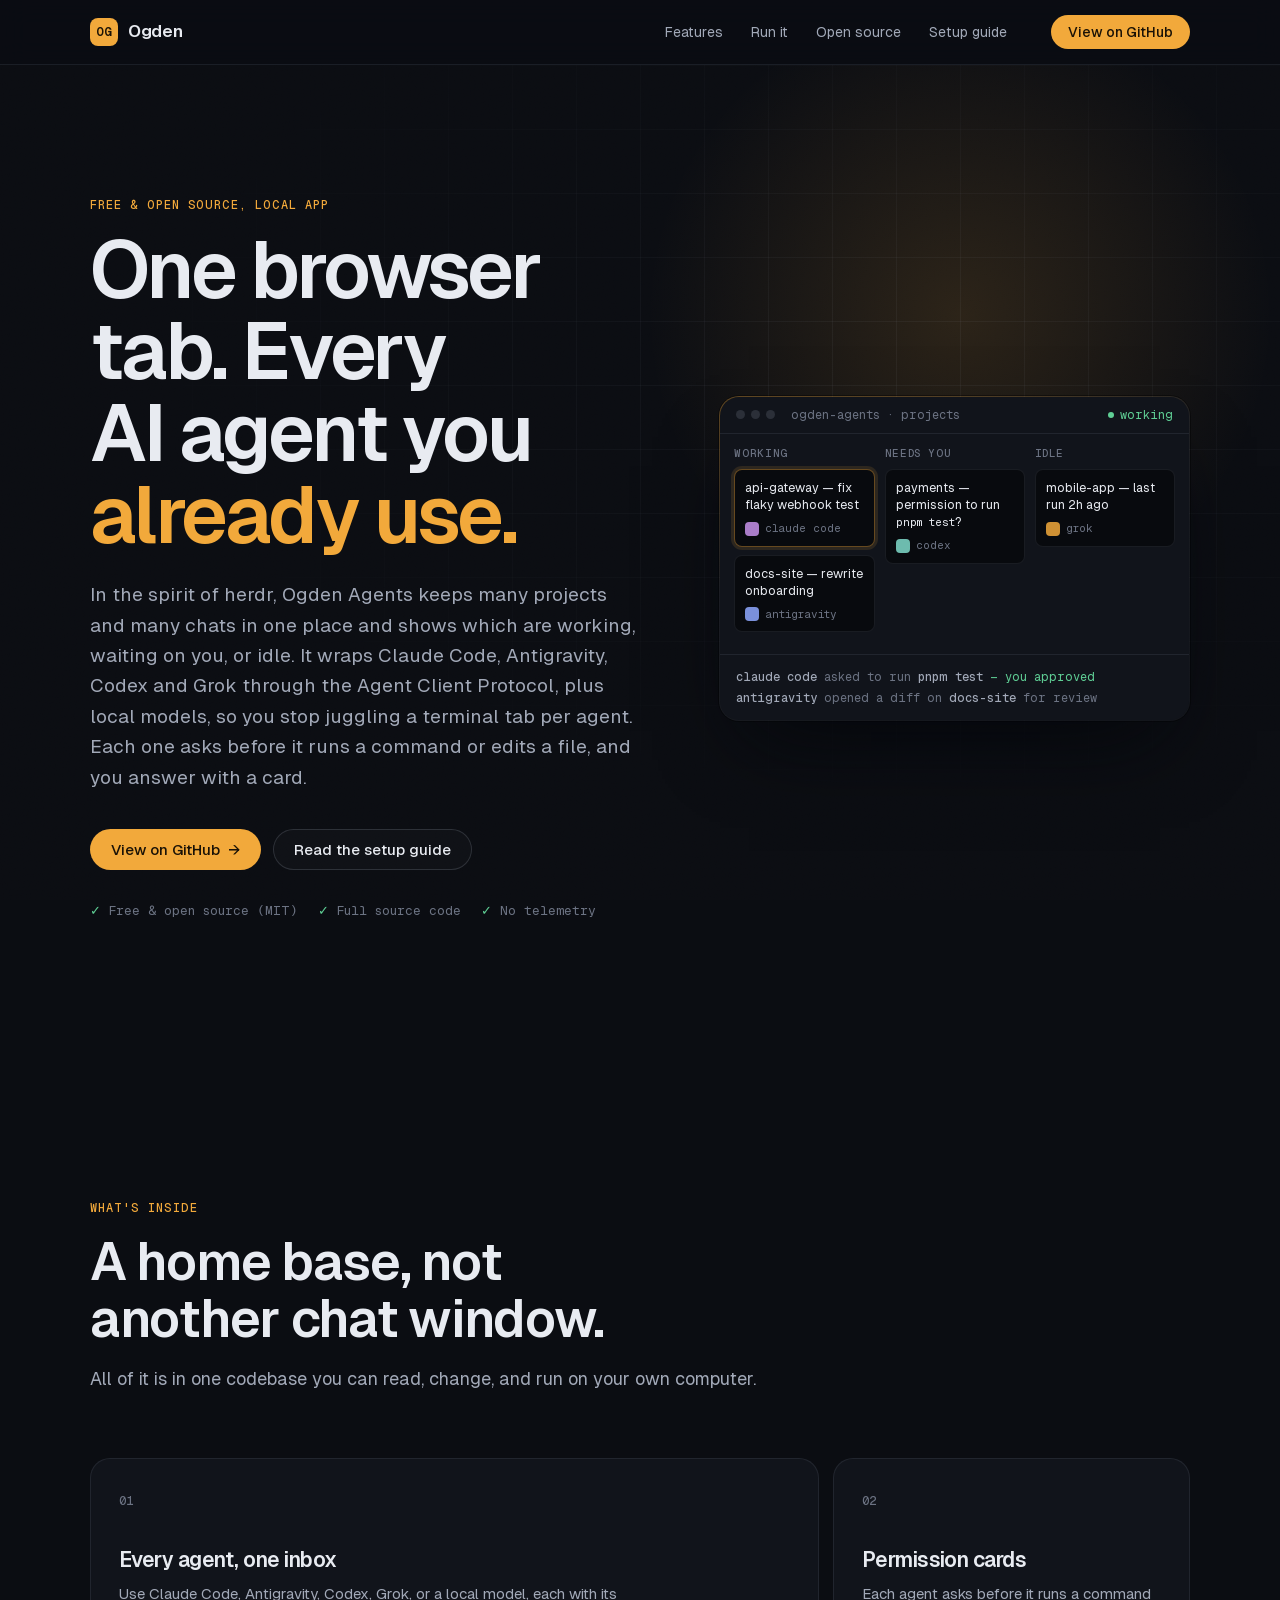
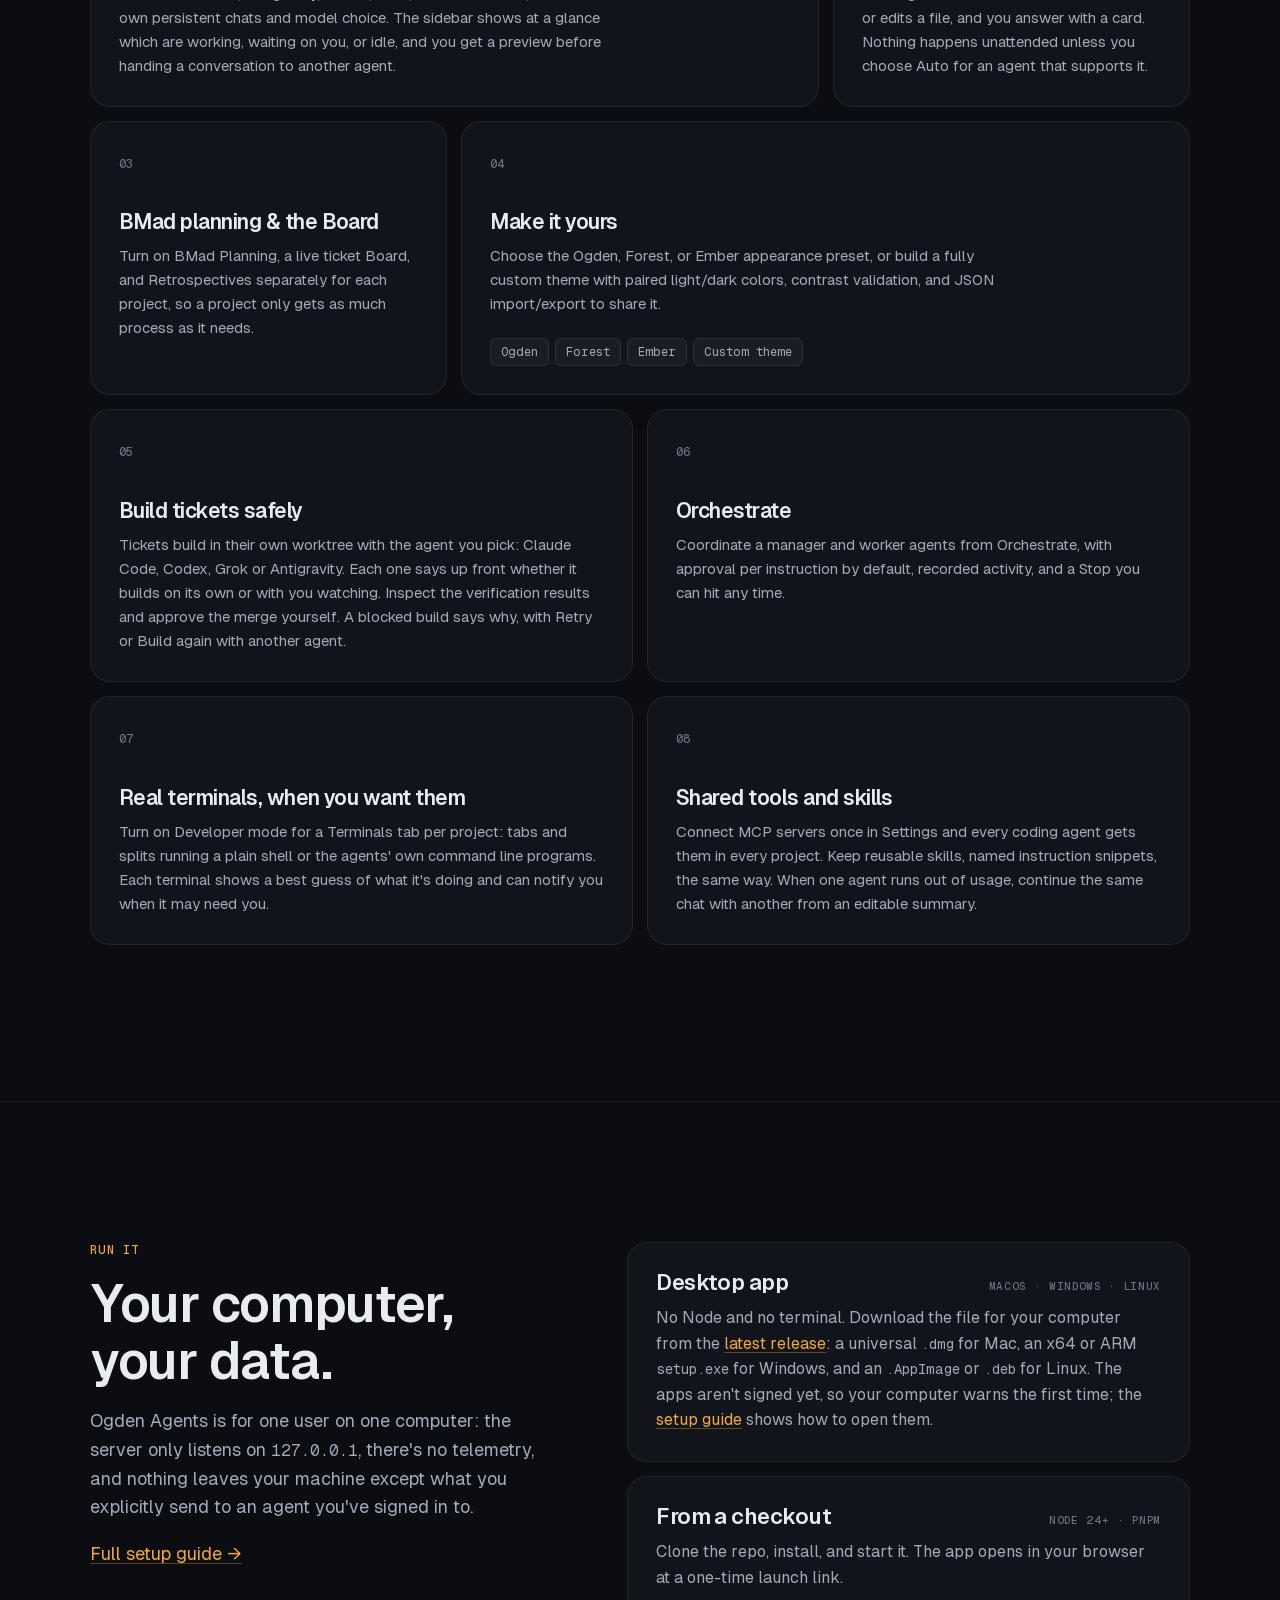
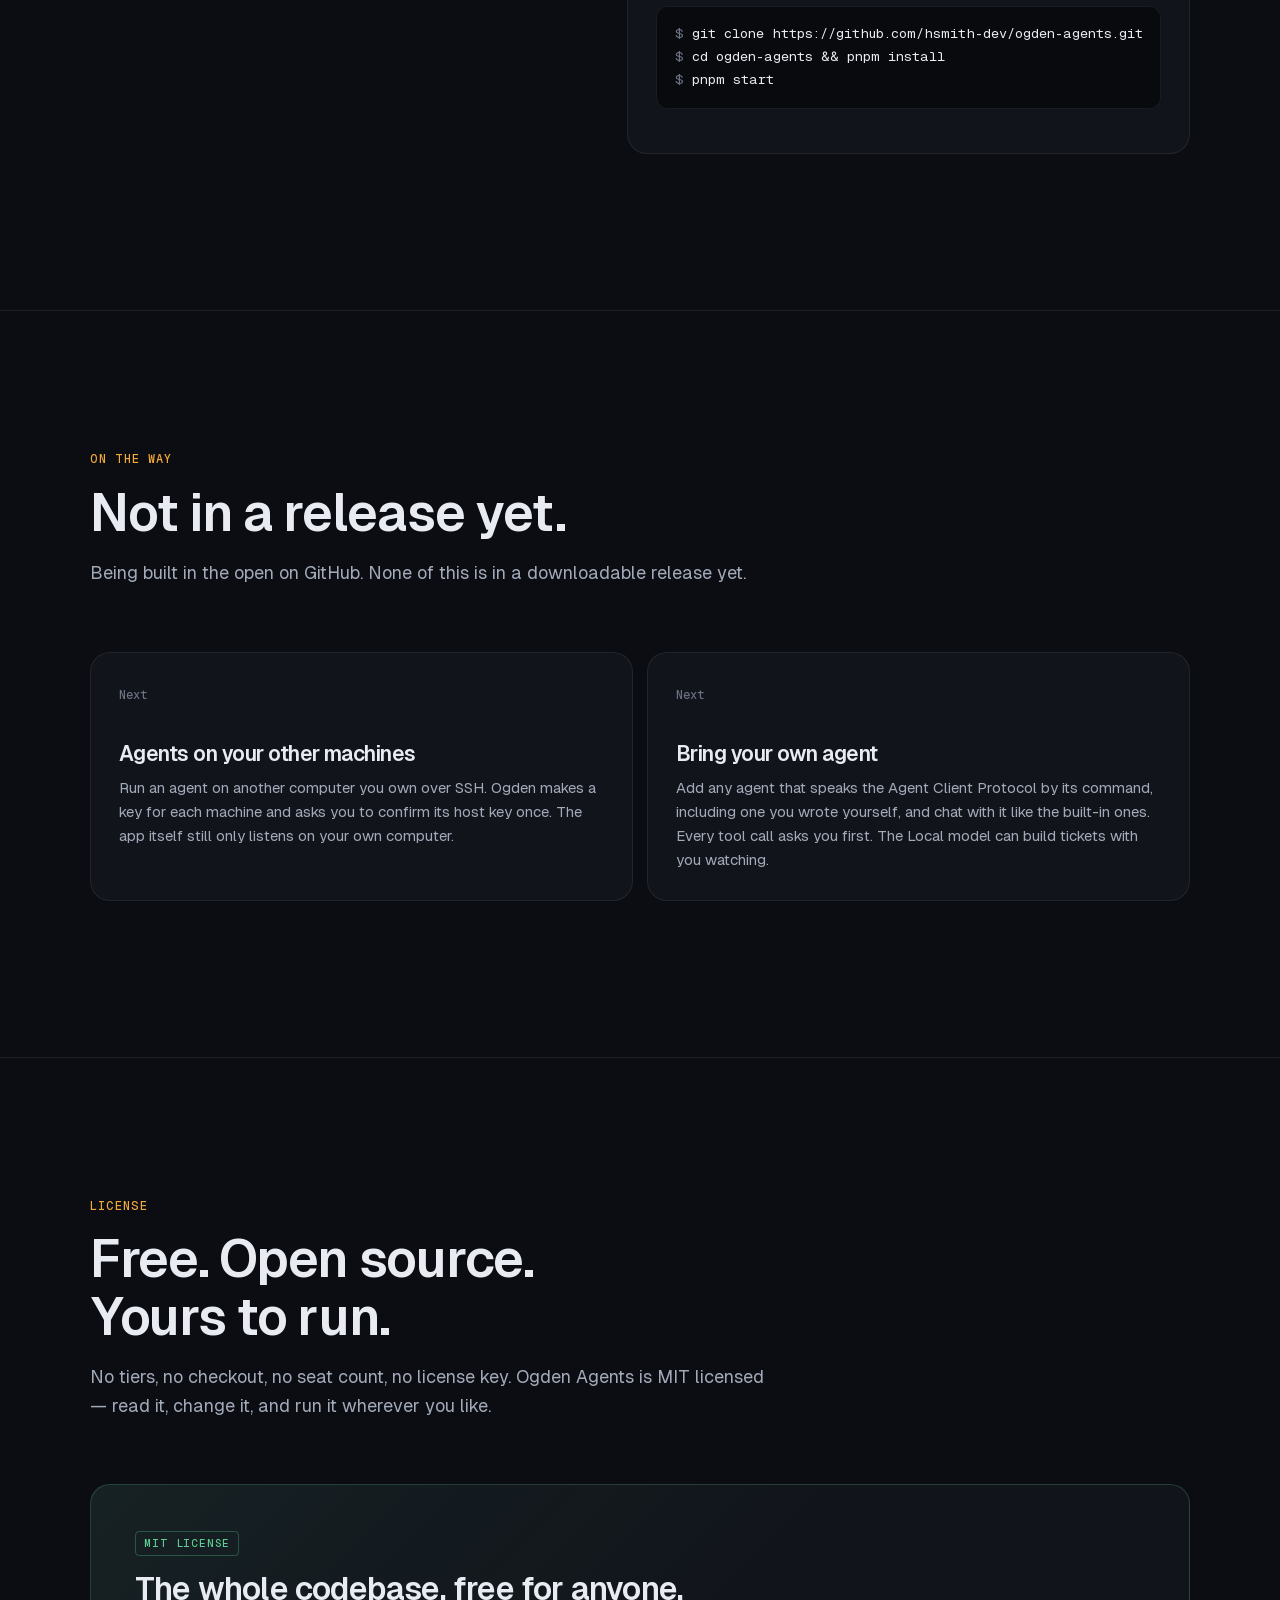
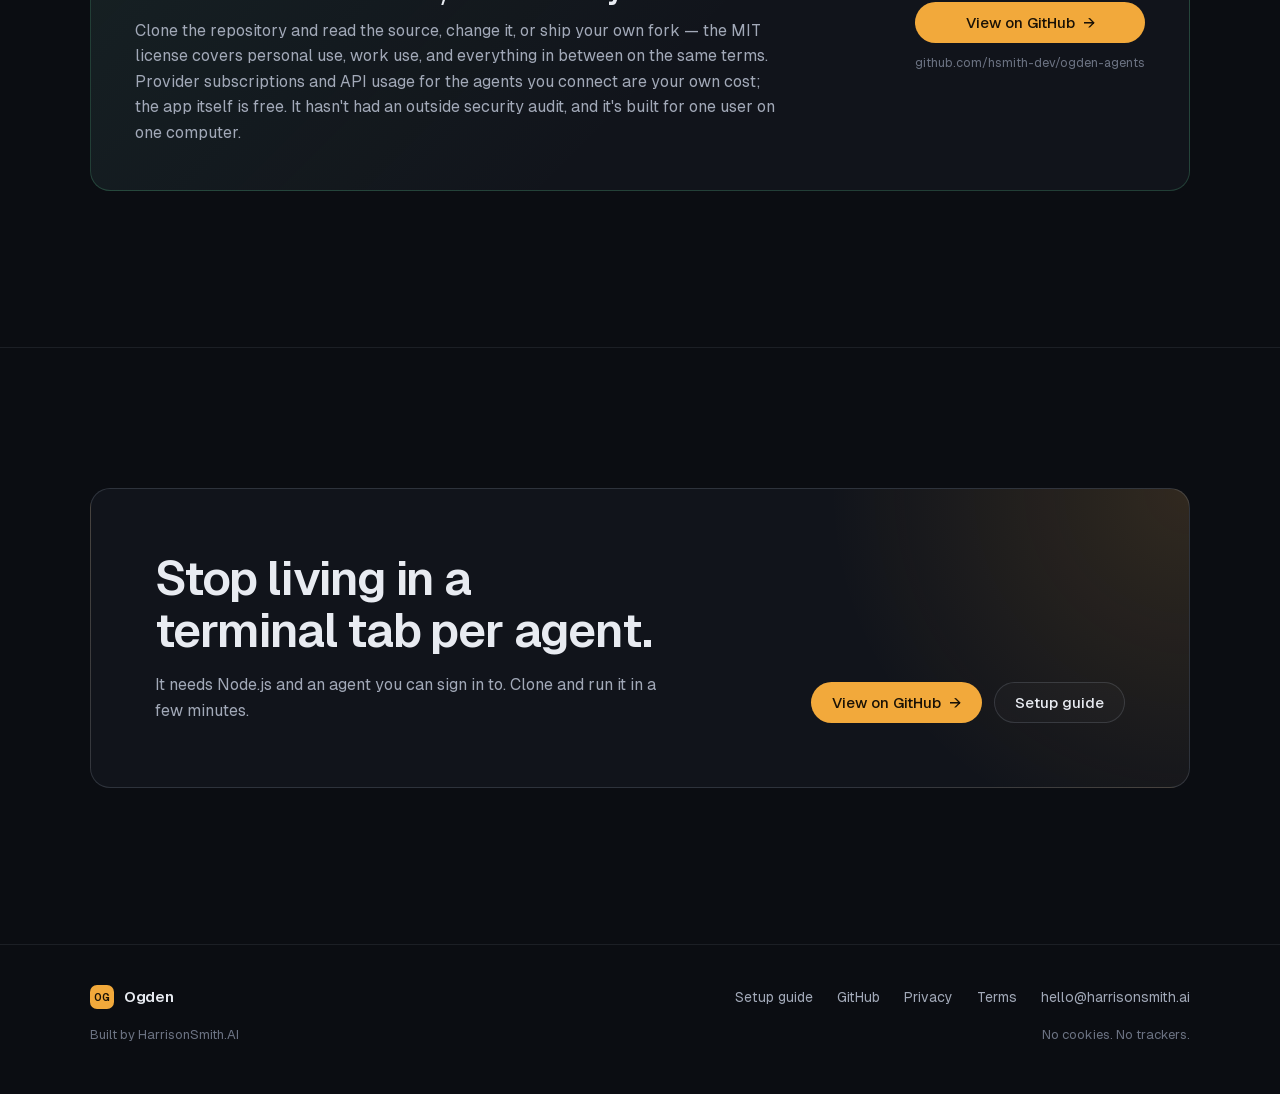
<file: index.html>
<!doctype html>
<html lang="en">
<head>
<meta charset="utf-8">
<meta name="viewport" content="width=device-width, initial-scale=1">
<title>Ogden Agents — Every AI coding agent, one browser tab</title>
<meta name="description" content="Ogden Agents is a free, open-source local app for running Claude Code, Antigravity, Codex, Grok and local models from one browser UI instead of living in a terminal. Permission cards, BMad planning, a live board, and full UI theming.">
<meta name="theme-color" content="#0b0d12">
<meta property="og:type" content="website">
<meta property="og:title" content="Ogden Agents — Every AI coding agent, one browser tab">
<meta property="og:description" content="Free and fully open source (MIT). Run Claude Code, Antigravity, Codex, Grok or a local model from one browser UI, with permission cards, BMad planning, and a theme that's actually yours.">
<meta property="og:url" content="https://ogden.harrisonsmith.ai/">
<meta name="twitter:card" content="summary">
<link rel="icon" href="favicon.svg" type="image/svg+xml">
<link rel="preload" href="fonts/Geist.woff2" as="font" type="font/woff2" crossorigin>
<link rel="stylesheet" href="styles.css">
<script>document.documentElement.classList.add('js')</script>
</head>
<body>
<a class="skip-link" href="#main">Skip to content</a>
<div class="grain" aria-hidden="true"></div>

<header class="site-header">
  <div class="wrap header-inner">
    <a class="wordmark" href="./" aria-label="Ogden Agents home">
      <span class="wordmark-mark">OG</span><span class="wordmark-text">Ogden</span>
    </a>
    <nav class="nav" aria-label="Primary">
      <a href="#features">Features</a>
      <a href="#run">Run it</a>
      <a href="#open-source">Open source</a>
      <a href="setup.html">Setup guide</a>
    </nav>
    <div class="header-cta">
      <a class="btn btn-primary btn-small" href="https://github.com/hsmith-dev/ogden-agents" target="_blank" rel="noopener">View on GitHub</a>
    </div>
  </div>
</header>

<main id="main">

  <!-- Hero -->
  <section class="hero">
    <div class="wrap hero-inner">
      <div class="hero-copy">
        <p class="eyebrow">Free &amp; open source, local app</p>
        <h1>One browser tab. Every AI agent you <span class="accent">already use.</span></h1>
        <p class="hero-sub">
          In the spirit of herdr, Ogden Agents keeps many projects and many chats in one place and shows which
          are working, waiting on you, or idle. It wraps Claude Code, Antigravity, Codex and Grok through the
          Agent Client Protocol, plus local models, so you stop juggling a terminal tab per agent. Each one asks
          before it runs a command or edits a file, and you answer with a card.
        </p>
        <div class="hero-actions">
          <a class="btn btn-primary" href="https://github.com/hsmith-dev/ogden-agents" target="_blank" rel="noopener">View on GitHub <span class="arrow" aria-hidden="true">→</span></a>
          <a class="btn btn-ghost" href="setup.html">Read the setup guide</a>
        </div>
        <ul class="hero-meta">
          <li>Free &amp; open source (MIT)</li>
          <li>Full source code</li>
          <li>No telemetry</li>
        </ul>
      </div>

      <div class="board" aria-hidden="true">
        <div class="board-inner">
          <div class="board-bar">
            <span class="dots"><i></i><i></i><i></i></span>
            ogden-agents · projects
            <span class="live">working</span>
          </div>
          <div class="board-cols">
            <div class="board-col">
              <h5>Working</h5>
              <div class="card is-active">api-gateway — fix flaky webhook test
                <div class="who"><i style="--c:#c792ea"></i>claude code</div></div>
              <div class="card">docs-site — rewrite onboarding
                <div class="who"><i style="--c:#8fa8ff"></i>antigravity</div></div>
            </div>
            <div class="board-col">
              <h5>Needs you</h5>
              <div class="card">payments — permission to run <code>pnpm test</code>?
                <div class="who"><i style="--c:#7fdbca"></i>codex</div></div>
            </div>
            <div class="board-col">
              <h5>Idle</h5>
              <div class="card">mobile-app — last run 2h ago
                <div class="who"><i style="--c:#f2a93b"></i>grok</div></div>
            </div>
          </div>
          <div class="board-log">
            <b>claude code</b> asked to run <b>pnpm test</b> <span class="ok">— you approved</span><br>
            <b>antigravity</b> opened a diff on <b>docs-site</b> for review
          </div>
        </div>
      </div>
    </div>
  </section>

  <!-- Features -->
  <section class="section" id="features">
    <div class="wrap">
      <div class="section-head">
        <p class="eyebrow" data-reveal>What's inside</p>
        <h2 class="section-title" data-reveal>A home base, not another chat window.</h2>
        <p class="section-sub" data-reveal>
          All of it is in one codebase you can read, change, and run on your own computer.
        </p>
      </div>

      <div class="bento">
        <article class="tile tile-wide" data-reveal>
          <span class="tile-num">01</span>
          <h3>Every agent, one inbox</h3>
          <p>Use Claude Code, Antigravity, Codex, Grok, or a local model, each with its own persistent chats
            and model choice. The sidebar shows at a glance which are working, waiting on you, or idle, and
            you get a preview before handing a conversation to another agent.</p>
        </article>
        <article class="tile" data-reveal style="--i:1">
          <span class="tile-num">02</span>
          <h3>Permission cards</h3>
          <p>Each agent asks before it runs a command or edits a file, and you answer with a card.
            Nothing happens unattended unless you choose Auto for an agent that supports it.</p>
        </article>
        <article class="tile" data-reveal>
          <span class="tile-num">03</span>
          <h3>BMad planning &amp; the Board</h3>
          <p>Turn on BMad Planning, a live ticket Board, and Retrospectives separately for each project,
            so a project only gets as much process as it needs.</p>
        </article>
        <article class="tile tile-wide" data-reveal style="--i:1">
          <span class="tile-num">04</span>
          <h3>Make it yours</h3>
          <p>Choose the Ogden, Forest, or Ember appearance preset, or build a fully custom theme with paired
            light/dark colors, contrast validation, and JSON import/export to share it.</p>
          <div class="chips">
            <span class="chip">Ogden</span><span class="chip">Forest</span><span class="chip">Ember</span>
            <span class="chip">Custom theme</span>
          </div>
        </article>
        <article class="tile tile-half" data-reveal>
          <span class="tile-num">05</span>
          <h3>Build tickets safely</h3>
          <p>Tickets build in their own worktree with the agent you pick: Claude Code, Codex, Grok or
            Antigravity. Each one says up front whether it builds on its own or with you watching. Inspect the
            verification results and approve the merge yourself. A blocked build says why, with Retry or
            Build again with another agent.</p>
        </article>
        <article class="tile tile-half" data-reveal style="--i:1">
          <span class="tile-num">06</span>
          <h3>Orchestrate</h3>
          <p>Coordinate a manager and worker agents from Orchestrate, with approval per instruction by
            default, recorded activity, and a Stop you can hit any time.</p>
        </article>
        <article class="tile tile-half" data-reveal>
          <span class="tile-num">07</span>
          <h3>Real terminals, when you want them</h3>
          <p>Turn on Developer mode for a Terminals tab per project: tabs and splits running a plain shell or
            the agents' own command line programs. Each terminal shows a best guess of what it's doing and can
            notify you when it may need you.</p>
        </article>
        <article class="tile tile-half" data-reveal style="--i:1">
          <span class="tile-num">08</span>
          <h3>Shared tools and skills</h3>
          <p>Connect MCP servers once in Settings and every coding agent gets them in every project. Keep
            reusable skills, named instruction snippets, the same way. When one agent runs out of usage,
            continue the same chat with another from an editable summary.</p>
        </article>
      </div>
    </div>
  </section>

  <!-- Run -->
  <section class="section" id="run">
    <div class="wrap split">
      <div class="section-head">
        <p class="eyebrow" data-reveal>Run it</p>
        <h2 class="section-title" data-reveal>Your computer, your data.</h2>
        <p class="section-sub" data-reveal>
          Ogden Agents is for one user on one computer: the server only listens on <code>127.0.0.1</code>,
          there's no telemetry, and nothing leaves your machine except what you explicitly send to an agent
          you've signed in to.
        </p>
        <p class="section-sub" data-reveal><a class="text-link" href="setup.html">Full setup guide →</a></p>
      </div>

      <div class="mode-list">
        <div class="mode" data-reveal>
          <div class="mode-head"><h3>Desktop app</h3><span class="tag">macOS · Windows · Linux</span></div>
          <p>No Node and no terminal. Download the file for your computer from the
            <a class="text-link" href="https://github.com/hsmith-dev/ogden-agents/releases/latest" target="_blank" rel="noopener">latest release</a>:
            a universal <code>.dmg</code> for Mac, an x64 or ARM <code>setup.exe</code> for Windows, and an
            <code>.AppImage</code> or <code>.deb</code> for Linux. The apps aren't signed yet, so your computer
            warns the first time; the <a class="text-link" href="setup.html#other-ways">setup guide</a> shows how to open them.</p>
        </div>
        <div class="mode" data-reveal style="--i:1">
          <div class="mode-head"><h3>From a checkout</h3><span class="tag">Node 24+ · pnpm</span></div>
          <p>Clone the repo, install, and start it. The app opens in your browser at a one-time launch link.</p>
          <pre class="code-block"><span class="p">$</span> git clone https://github.com/hsmith-dev/ogden-agents.git
<span class="p">$</span> cd ogden-agents &amp;&amp; pnpm install
<span class="p">$</span> pnpm start</pre>
        </div>
      </div>
    </div>
  </section>

  <!-- On the way -->
  <section class="section" id="next">
    <div class="wrap">
      <div class="section-head">
        <p class="eyebrow" data-reveal>On the way</p>
        <h2 class="section-title" data-reveal>Not in a release yet.</h2>
        <p class="section-sub" data-reveal>
          Being built in the open on GitHub. None of this is in a downloadable release yet.
        </p>
      </div>

      <div class="bento">
        <article class="tile tile-half" data-reveal>
          <span class="tile-num">Next</span>
          <h3>Agents on your other machines</h3>
          <p>Run an agent on another computer you own over SSH. Ogden makes a key for each machine and asks
            you to confirm its host key once. The app itself still only listens on your own computer.</p>
        </article>
        <article class="tile tile-half" data-reveal style="--i:1">
          <span class="tile-num">Next</span>
          <h3>Bring your own agent</h3>
          <p>Add any agent that speaks the Agent Client Protocol by its command, including one you wrote
            yourself, and chat with it like the built-in ones. Every tool call asks you first. The Local model
            can build tickets with you watching.</p>
        </article>
      </div>
    </div>
  </section>

  <!-- Open source -->
  <section class="section" id="open-source">
    <div class="wrap">
      <div class="section-head">
        <p class="eyebrow" data-reveal>License</p>
        <h2 class="section-title" data-reveal>Free. Open source. Yours to run.</h2>
        <p class="section-sub" data-reveal>
          No tiers, no checkout, no seat count, no license key. Ogden Agents is MIT licensed — read it,
          change it, and run it wherever you like.
        </p>
      </div>

      <div class="license-personal" data-reveal>
        <div>
          <span class="flag">MIT license</span>
          <h3>The whole codebase, free for anyone.</h3>
          <p>
            Clone the repository and read the source, change it, or ship your own fork — the MIT license
            covers personal use, work use, and everything in between on the same terms. Provider
            subscriptions and API usage for the agents you connect are your own cost; the app itself is
            free. It hasn't had an outside security audit, and it's built for one user on one computer.
          </p>
        </div>
        <div class="actions">
          <a class="btn btn-primary" href="https://github.com/hsmith-dev/ogden-agents" target="_blank" rel="noopener">View on GitHub <span class="arrow" aria-hidden="true">→</span></a>
          <small>github.com/hsmith-dev/ogden-agents</small>
        </div>
      </div>
    </div>
  </section>

  <!-- CTA -->
  <section class="section cta">
    <div class="wrap">
      <div class="cta-box" data-reveal>
        <div>
          <h2>Stop living in a terminal tab per agent.</h2>
          <p>It needs Node.js and an agent you can sign in to. Clone and run it in a few minutes.</p>
        </div>
        <div class="hero-actions">
          <a class="btn btn-primary" href="https://github.com/hsmith-dev/ogden-agents" target="_blank" rel="noopener">View on GitHub <span class="arrow" aria-hidden="true">→</span></a>
          <a class="btn btn-ghost" href="setup.html">Setup guide</a>
        </div>
      </div>
    </div>
  </section>

</main>

<footer class="site-footer">
  <div class="wrap footer-inner">
    <a class="wordmark wordmark-small" href="./">
      <span class="wordmark-mark">OG</span><span class="wordmark-text">Ogden</span>
    </a>
    <nav class="footer-links" aria-label="Footer">
      <a class="link-muted" href="setup.html">Setup guide</a>
      <a class="link-muted" href="https://github.com/hsmith-dev/ogden-agents" target="_blank" rel="noopener">GitHub</a>
      <a class="link-muted" href="privacy.html">Privacy</a>
      <a class="link-muted" href="terms.html">Terms</a>
      <a class="link-muted" href="mailto:hello@harrisonsmith.ai">hello@harrisonsmith.ai</a>
    </nav>
    <p class="footer-note"><span>Built by HarrisonSmith.AI</span><span>No cookies. No trackers.</span></p>
  </div>
</footer>

<script src="site.js" defer></script>
</body>
</html>
</file>
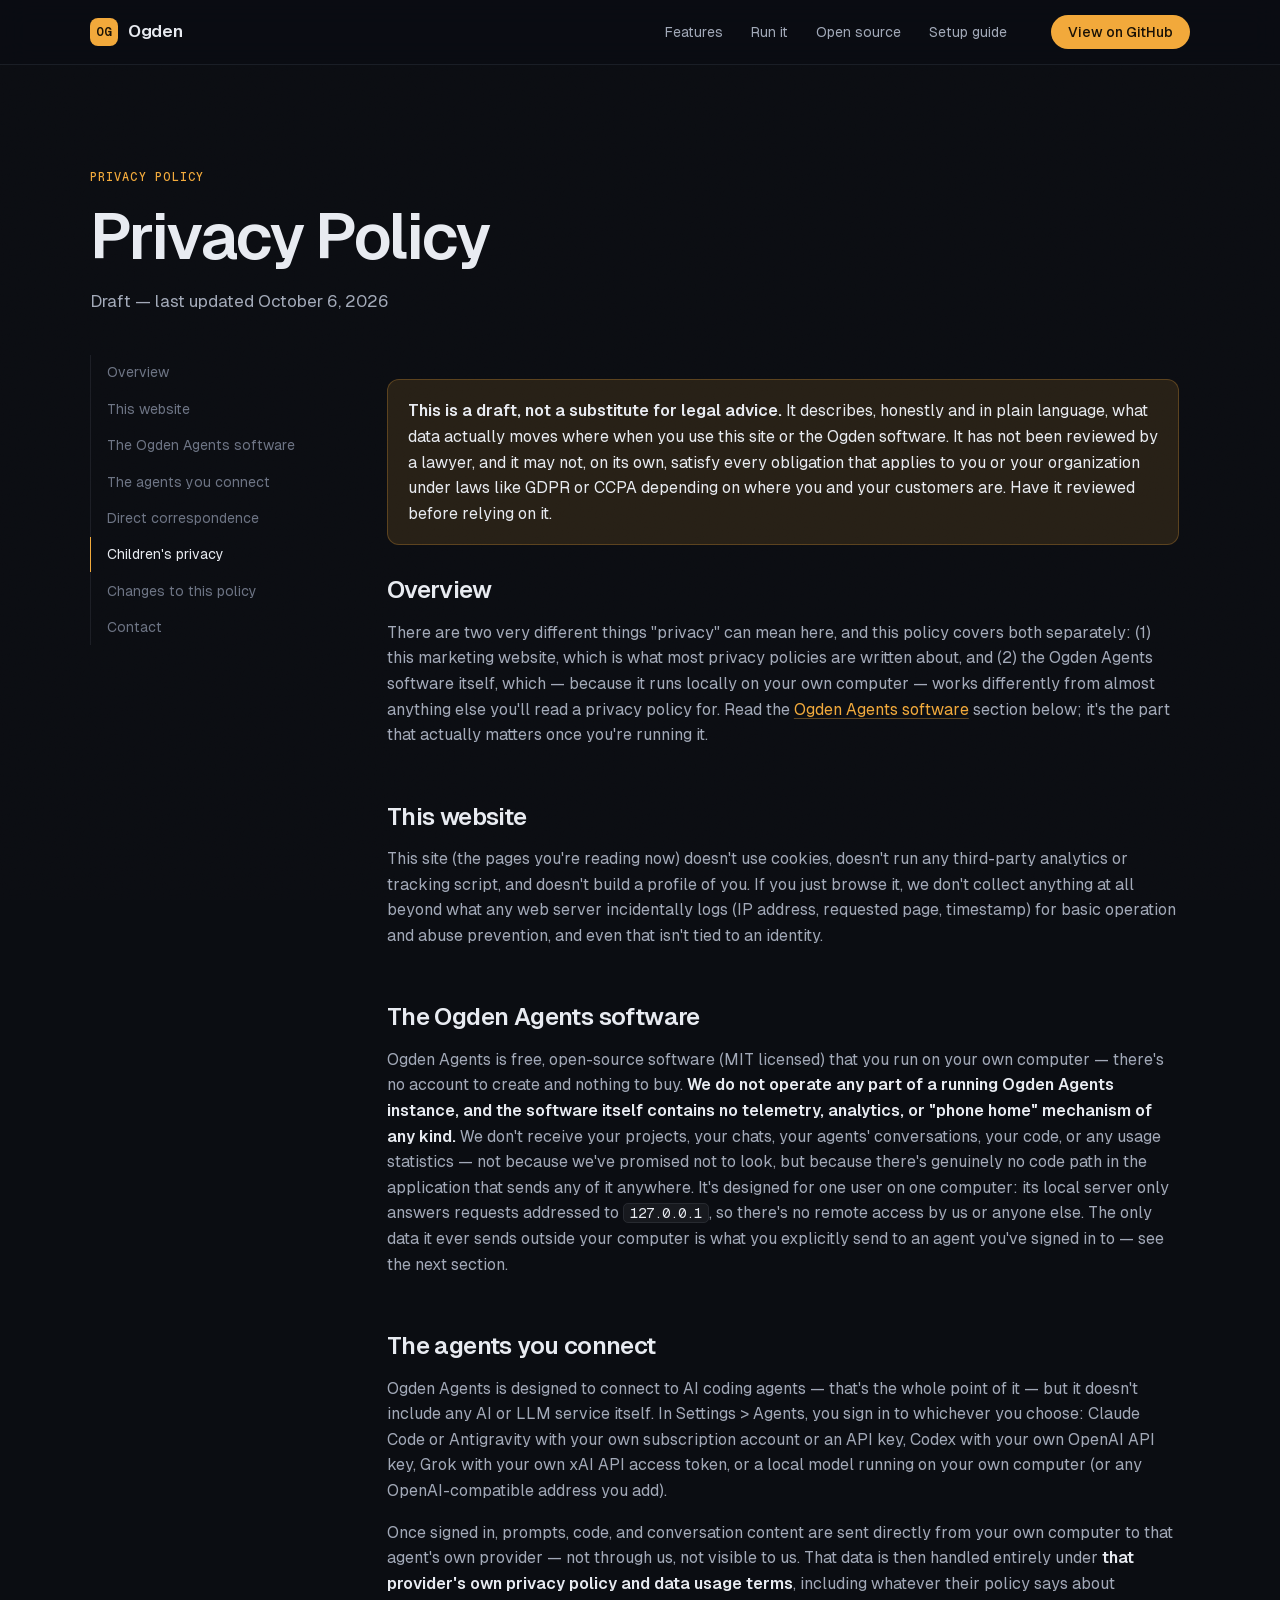
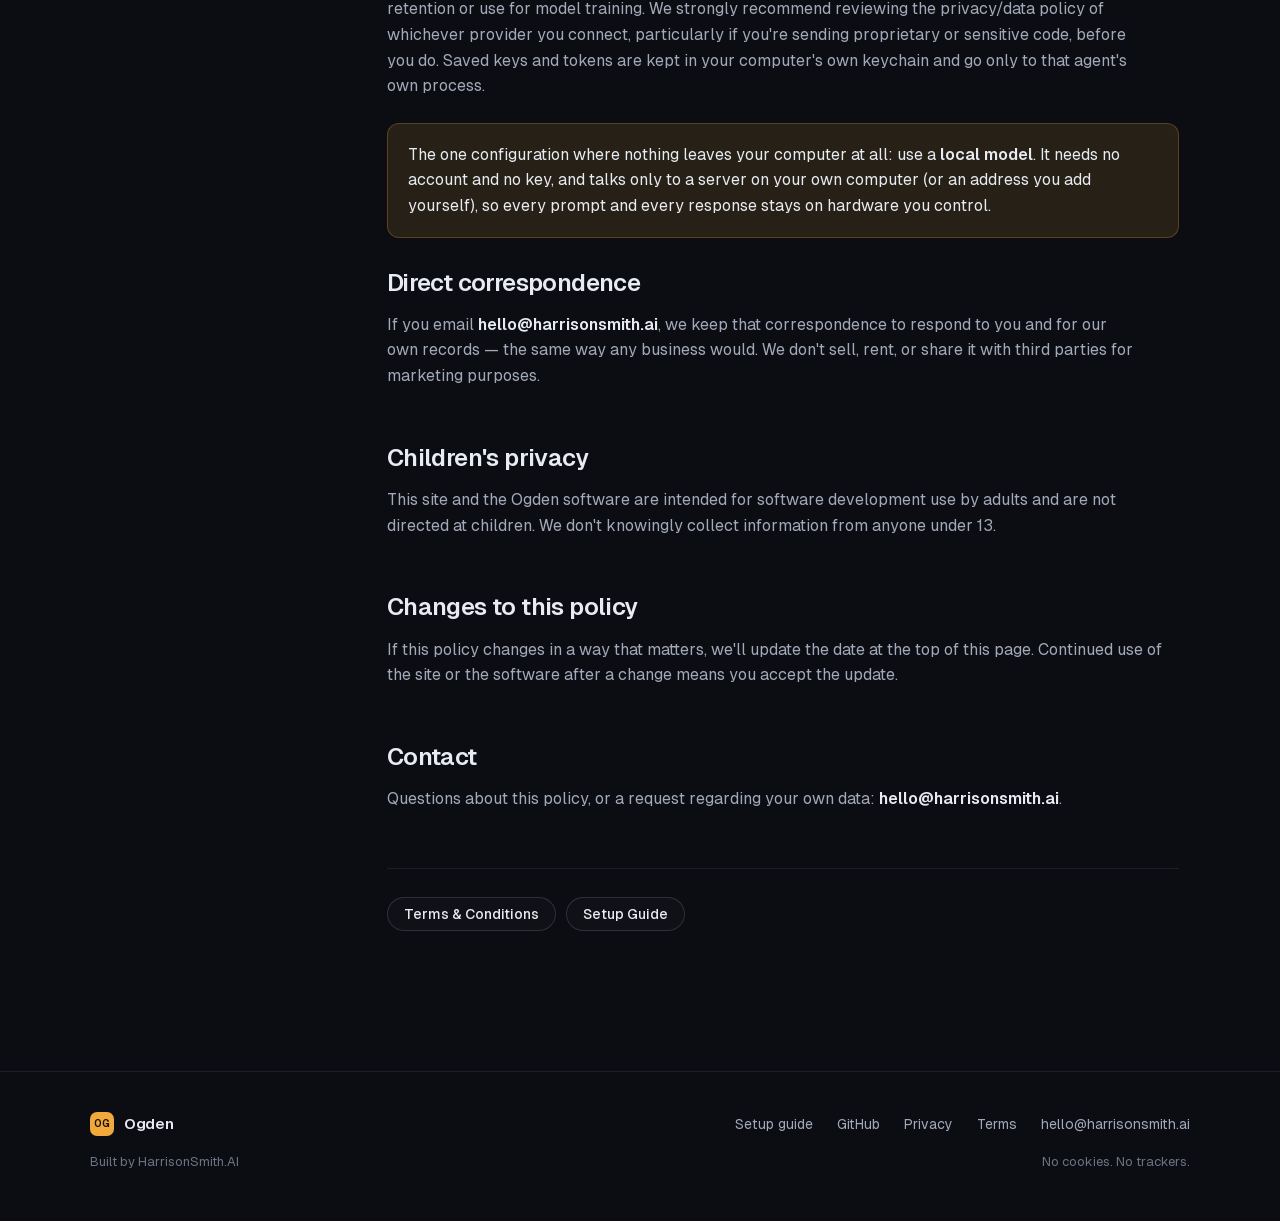
<file: privacy.html>
<!doctype html>
<html lang="en">
<head>
<meta charset="utf-8">
<meta name="viewport" content="width=device-width, initial-scale=1">
<title>Ogden Agents — Privacy Policy</title>
<meta name="description" content="What data this site and the Ogden Agents software collect — and, for the local app itself, what we deliberately never see.">
<meta name="theme-color" content="#0b0d12">
<link rel="icon" href="favicon.svg" type="image/svg+xml">
<link rel="preload" href="fonts/Geist.woff2" as="font" type="font/woff2" crossorigin>
<link rel="stylesheet" href="styles.css">
<script>document.documentElement.classList.add('js')</script>
</head>
<body>
<a class="skip-link" href="#main">Skip to content</a>
<div class="grain" aria-hidden="true"></div>

<header class="site-header">
  <div class="wrap header-inner">
    <a class="wordmark" href="./" aria-label="Ogden Agents home">
      <span class="wordmark-mark">OG</span><span class="wordmark-text">Ogden</span>
    </a>
    <nav class="nav" aria-label="Primary">
      <a href="./#features">Features</a>
      <a href="./#run">Run it</a>
      <a href="./#open-source">Open source</a>
      <a href="setup.html">Setup guide</a>
    </nav>
    <div class="header-cta">
      <a class="btn btn-primary btn-small" href="https://github.com/hsmith-dev/ogden-agents" target="_blank" rel="noopener">View on GitHub</a>
    </div>
  </div>
</header>

<main id="main">

  <div class="wrap doc-header">
    <p class="eyebrow">Privacy policy</p>
    <h1>Privacy Policy</h1>
    <p class="doc-updated">Draft — last updated October 6, 2026</p>
  </div>

  <div class="wrap doc-layout">
    <nav class="doc-toc" aria-label="On this page">
      <a href="#overview">Overview</a>
      <a href="#website">This website</a>
      <a href="#software">The Ogden Agents software</a>
      <a href="#ai-providers">The agents you connect</a>
      <a href="#correspondence">Direct correspondence</a>
      <a href="#children">Children's privacy</a>
      <a href="#changes">Changes to this policy</a>
      <a href="#contact">Contact</a>
    </nav>

    <div class="doc-body">

    <div class="doc-callout">
      <p>
        <strong>This is a draft, not a substitute for legal advice.</strong> It describes, honestly
        and in plain language, what data actually moves where when you use this site or the Ogden
        software. It has not been reviewed by a lawyer, and it may not, on its own, satisfy every
        obligation that applies to you or your organization under laws like GDPR or CCPA depending
        on where you and your customers are. Have it reviewed before relying on it.
      </p>
    </div>

    <h2 id="overview">Overview</h2>
    <p>
      There are two very different things "privacy" can mean here, and this policy covers both
      separately: (1) this marketing website, which is what most privacy policies are written
      about, and (2) the Ogden Agents software itself, which — because it runs locally on your own
      computer — works differently from almost anything else you'll read a privacy policy for. Read
      the <a href="#software">Ogden Agents software</a> section below; it's the part that actually
      matters once you're running it.
    </p>

    <h2 id="website">This website</h2>
    <p>
      This site (the pages you're reading now) doesn't use cookies, doesn't run any third-party
      analytics or tracking script, and doesn't build a profile of you. If you just browse it, we
      don't collect anything at all beyond what any web server incidentally logs (IP address,
      requested page, timestamp) for basic operation and abuse prevention, and even that isn't
      tied to an identity.
    </p>

    <h2 id="software">The Ogden Agents software</h2>
    <p>
      Ogden Agents is free, open-source software (MIT licensed) that you run on your own computer —
      there's no account to create and nothing to buy. <strong>We do not operate any part of a
      running Ogden Agents instance, and the software itself contains no telemetry, analytics, or
      "phone home" mechanism of any kind.</strong> We don't receive your projects, your chats, your
      agents' conversations, your code, or any usage statistics — not because we've promised not to
      look, but because there's genuinely no code path in the application that sends any of it
      anywhere. It's designed for one user on one computer: its local server only answers requests
      addressed to <code>127.0.0.1</code>, so there's no remote access by us or anyone else. The
      only data it ever sends outside your computer is what you explicitly send to an agent you've
      signed in to — see the next section.
    </p>

    <h2 id="ai-providers">The agents you connect</h2>
    <p>
      Ogden Agents is designed to connect to AI coding agents — that's the whole point of it — but
      it doesn't include any AI or LLM service itself. In Settings &gt; Agents, you sign in to
      whichever you choose: Claude Code or Antigravity with your own subscription account or an API
      key, Codex with your own OpenAI API key, Grok with your own xAI API access token, or a local
      model running on your own computer (or any OpenAI-compatible address you add).
    </p>
    <p>
      Once signed in, prompts, code, and conversation content are sent directly from your own
      computer to that agent's own provider — not through us, not visible to us. That data is then
      handled entirely under <strong>that provider's own privacy policy and data usage terms</strong>,
      including whatever their policy says about retention or use for model training. We strongly
      recommend reviewing the privacy/data policy of whichever provider you connect, particularly if
      you're sending proprietary or sensitive code, before you do. Saved keys and tokens are kept in
      your computer's own keychain and go only to that agent's own process.
    </p>
    <div class="doc-callout">
      <p>
        The one configuration where nothing leaves your computer at all: use a <strong>local
        model</strong>. It needs no account and no key, and talks only to a server on your own
        computer (or an address you add yourself), so every prompt and every response stays on
        hardware you control.
      </p>
    </div>

    <h2 id="correspondence">Direct correspondence</h2>
    <p>
      If you email <strong>hello@harrisonsmith.ai</strong>, we keep that correspondence to respond
      to you and for our own records — the same way any business would. We don't sell, rent, or
      share it with third parties for marketing purposes.
    </p>

    <h2 id="children">Children's privacy</h2>
    <p>
      This site and the Ogden software are intended for software development use by adults and are not
      directed at children. We don't knowingly collect information from anyone under 13.
    </p>

    <h2 id="changes">Changes to this policy</h2>
    <p>
      If this policy changes in a way that matters, we'll update the date at the top of this page.
      Continued use of the site or the software after a change means you accept the update.
    </p>

    <h2 id="contact">Contact</h2>
    <p>
      Questions about this policy, or a request regarding your own data: <strong>hello@harrisonsmith.ai</strong>.
    </p>

    <div class="doc-cross-links">
      <a class="btn btn-ghost btn-small" href="terms.html">Terms &amp; Conditions</a>
      <a class="btn btn-ghost btn-small" href="setup.html">Setup Guide</a>
    </div>
    </div>
  </div>

</main>

<footer class="site-footer">
  <div class="wrap footer-inner">
    <a class="wordmark wordmark-small" href="./">
      <span class="wordmark-mark">OG</span><span class="wordmark-text">Ogden</span>
    </a>
    <nav class="footer-links" aria-label="Footer">
      <a class="link-muted" href="setup.html">Setup guide</a>
      <a class="link-muted" href="https://github.com/hsmith-dev/ogden-agents" target="_blank" rel="noopener">GitHub</a>
      <a class="link-muted" href="privacy.html">Privacy</a>
      <a class="link-muted" href="terms.html">Terms</a>
      <a class="link-muted" href="mailto:hello@harrisonsmith.ai">hello@harrisonsmith.ai</a>
    </nav>
    <p class="footer-note"><span>Built by HarrisonSmith.AI</span><span>No cookies. No trackers.</span></p>
  </div>
</footer>

<script src="site.js" defer></script>
</body>
</html>
</file>
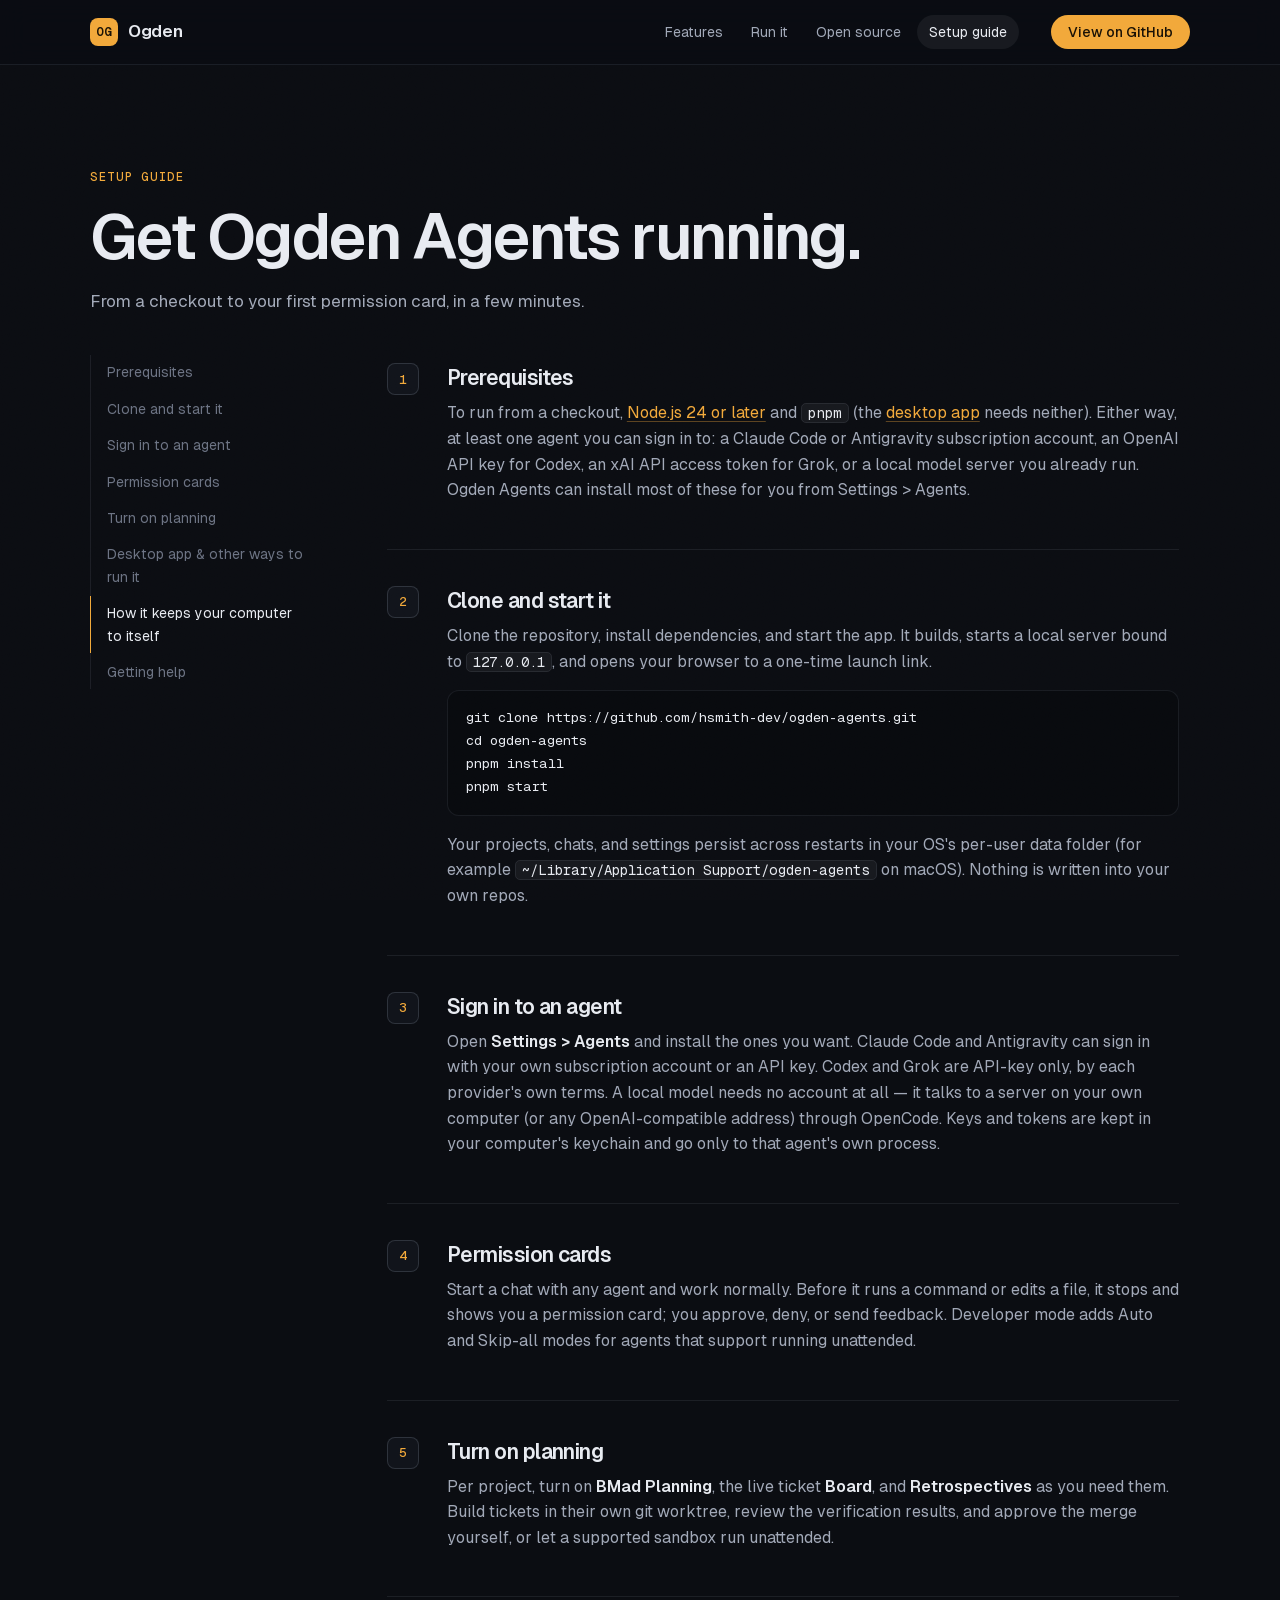
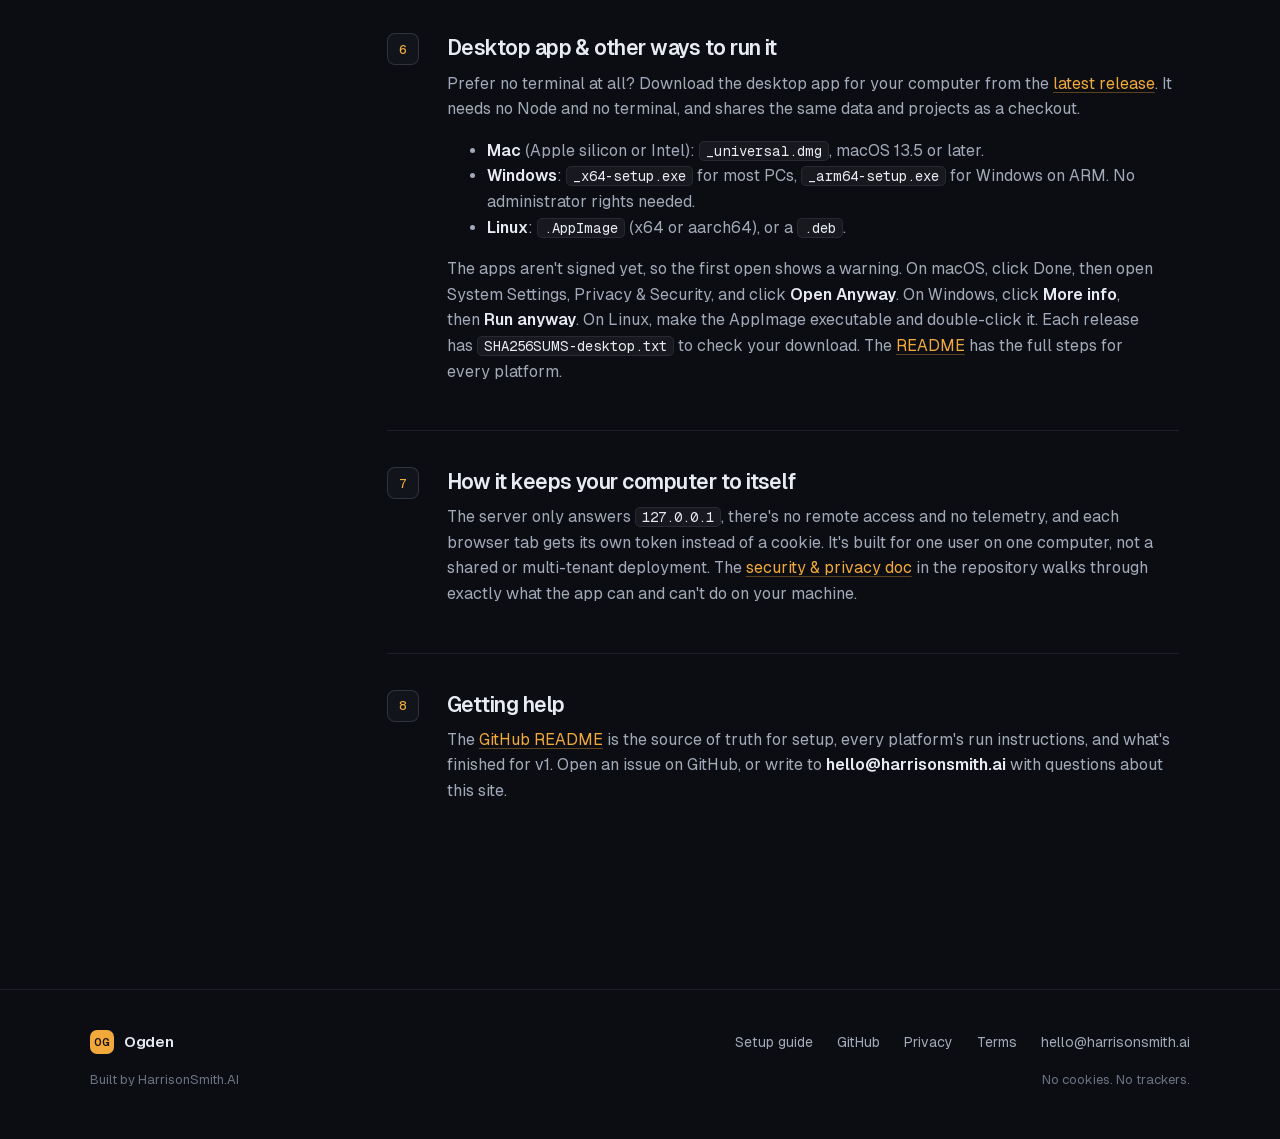
<file: setup.html>
<!doctype html>
<html lang="en">
<head>
<meta charset="utf-8">
<meta name="viewport" content="width=device-width, initial-scale=1">
<title>Ogden Agents — Setup Guide</title>
<meta name="description" content="How to run Ogden Agents from a checkout, sign in to an agent, and turn on BMad planning and permission cards for a project.">
<meta name="theme-color" content="#0b0d12">
<link rel="icon" href="favicon.svg" type="image/svg+xml">
<link rel="preload" href="fonts/Geist.woff2" as="font" type="font/woff2" crossorigin>
<link rel="stylesheet" href="styles.css">
<script>document.documentElement.classList.add('js')</script>
</head>
<body>
<a class="skip-link" href="#main">Skip to content</a>
<div class="grain" aria-hidden="true"></div>

<header class="site-header">
  <div class="wrap header-inner">
    <a class="wordmark" href="./" aria-label="Ogden Agents home">
      <span class="wordmark-mark">OG</span><span class="wordmark-text">Ogden</span>
    </a>
    <nav class="nav" aria-label="Primary">
      <a href="./#features">Features</a>
      <a href="./#run">Run it</a>
      <a href="./#open-source">Open source</a>
      <a href="setup.html" aria-current="page">Setup guide</a>
    </nav>
    <div class="header-cta">
      <a class="btn btn-primary btn-small" href="https://github.com/hsmith-dev/ogden-agents" target="_blank" rel="noopener">View on GitHub</a>
    </div>
  </div>
</header>

<main id="main">

  <div class="wrap doc-header">
    <p class="eyebrow">Setup guide</p>
    <h1>Get Ogden Agents running.</h1>
    <p class="doc-updated">From a checkout to your first permission card, in a few minutes.</p>
  </div>

  <div class="wrap doc-layout">
    <nav class="doc-toc" aria-label="On this page">
      <a href="#prereqs">Prerequisites</a>
      <a href="#start">Clone and start it</a>
      <a href="#agents">Sign in to an agent</a>
      <a href="#permissions">Permission cards</a>
      <a href="#planning">Turn on planning</a>
      <a href="#other-ways">Desktop app &amp; other ways to run it</a>
      <a href="#security">How it keeps your computer to itself</a>
      <a href="#help">Getting help</a>
    </nav>

    <div class="doc-body">
    <div class="steps">

      <div class="step" id="prereqs">
        <span class="step-index">1</span>
        <div>
          <h3>Prerequisites</h3>
          <p>
            To run from a checkout, <a href="https://nodejs.org/en/download">Node.js 24 or later</a> and
            <code>pnpm</code> (the <a href="#other-ways">desktop app</a> needs neither). Either way, at
            least one agent you can sign in to: a Claude Code or Antigravity subscription account, an
            OpenAI API key for Codex, an xAI API access token for Grok, or a local model server you already
            run. Ogden Agents can install most of these for you from Settings &gt; Agents.
          </p>
        </div>
      </div>

      <div class="step" id="start">
        <span class="step-index">2</span>
        <div>
          <h3>Clone and start it</h3>
          <p>
            Clone the repository, install dependencies, and start the app. It builds, starts a local
            server bound to <code>127.0.0.1</code>, and opens your browser to a one-time launch link.
          </p>
          <div class="code-block"><code>git clone https://github.com/hsmith-dev/ogden-agents.git
cd ogden-agents
pnpm install
pnpm start</code></div>
          <p>
            Your projects, chats, and settings persist across restarts in your OS's per-user data folder
            (for example <code>~/Library/Application Support/ogden-agents</code> on macOS). Nothing is
            written into your own repos.
          </p>
        </div>
      </div>

      <div class="step" id="agents">
        <span class="step-index">3</span>
        <div>
          <h3>Sign in to an agent</h3>
          <p>
            Open <strong>Settings &gt; Agents</strong> and install the ones you want. Claude Code and
            Antigravity can sign in with your own subscription account or an API key. Codex and Grok are
            API-key only, by each provider's own terms. A local model needs no account at all — it talks to
            a server on your own computer (or any OpenAI-compatible address) through OpenCode. Keys and
            tokens are kept in your computer's keychain and go only to that agent's own process.
          </p>
        </div>
      </div>

      <div class="step" id="permissions">
        <span class="step-index">4</span>
        <div>
          <h3>Permission cards</h3>
          <p>
            Start a chat with any agent and work normally. Before it runs a command or edits a file, it
            stops and shows you a permission card; you approve, deny, or send feedback. Developer mode adds
            Auto and Skip-all modes for agents that support running unattended.
          </p>
        </div>
      </div>

      <div class="step" id="planning">
        <span class="step-index">5</span>
        <div>
          <h3>Turn on planning</h3>
          <p>
            Per project, turn on <strong>BMad Planning</strong>, the live ticket <strong>Board</strong>, and
            <strong>Retrospectives</strong> as you need them. Build tickets in their own git worktree,
            review the verification results, and approve the merge yourself, or let a supported sandbox run
            unattended.
          </p>
        </div>
      </div>

      <div class="step" id="other-ways">
        <span class="step-index">6</span>
        <div>
          <h3>Desktop app &amp; other ways to run it</h3>
          <p>
            Prefer no terminal at all? Download the desktop app for your computer from the
            <a href="https://github.com/hsmith-dev/ogden-agents/releases/latest" target="_blank" rel="noopener">latest release</a>.
            It needs no Node and no terminal, and shares the same data and projects as a checkout.
          </p>
          <ul>
            <li><strong>Mac</strong> (Apple silicon or Intel): <code>_universal.dmg</code>, macOS 13.5 or later.</li>
            <li><strong>Windows</strong>: <code>_x64-setup.exe</code> for most PCs, <code>_arm64-setup.exe</code> for Windows on ARM. No administrator rights needed.</li>
            <li><strong>Linux</strong>: <code>.AppImage</code> (x64 or aarch64), or a <code>.deb</code>.</li>
          </ul>
          <p>
            The apps aren't signed yet, so the first open shows a warning. On macOS, click Done, then open
            System Settings, Privacy &amp; Security, and click <strong>Open Anyway</strong>. On Windows, click
            <strong>More info</strong>, then <strong>Run anyway</strong>. On Linux, make the AppImage executable
            and double-click it. Each release has <code>SHA256SUMS-desktop.txt</code> to check your download. The
            <a href="https://github.com/hsmith-dev/ogden-agents#download" target="_blank" rel="noopener">README</a>
            has the full steps for every platform.
          </p>
        </div>
      </div>

      <div class="step" id="security">
        <span class="step-index">7</span>
        <div>
          <h3>How it keeps your computer to itself</h3>
          <p>
            The server only answers <code>127.0.0.1</code>, there's no remote access and no telemetry, and
            each browser tab gets its own token instead of a cookie. It's built for one user on one
            computer, not a shared or multi-tenant deployment. The
            <a href="https://github.com/hsmith-dev/ogden-agents/blob/main/docs/share/security-and-privacy.md" target="_blank" rel="noopener">security &amp; privacy doc</a>
            in the repository walks through exactly what the app can and can't do on your machine.
          </p>
        </div>
      </div>

      <div class="step" id="help">
        <span class="step-index">8</span>
        <div>
          <h3>Getting help</h3>
          <p>
            The <a href="https://github.com/hsmith-dev/ogden-agents#readme" target="_blank" rel="noopener">GitHub README</a>
            is the source of truth for setup, every platform's run instructions, and what's finished for
            v1. Open an issue on GitHub, or write to <strong>hello@harrisonsmith.ai</strong> with questions
            about this site.
          </p>
        </div>
      </div>

    </div>
    </div>
  </div>

</main>

<footer class="site-footer">
  <div class="wrap footer-inner">
    <a class="wordmark wordmark-small" href="./">
      <span class="wordmark-mark">OG</span><span class="wordmark-text">Ogden</span>
    </a>
    <nav class="footer-links" aria-label="Footer">
      <a class="link-muted" href="setup.html">Setup guide</a>
      <a class="link-muted" href="https://github.com/hsmith-dev/ogden-agents" target="_blank" rel="noopener">GitHub</a>
      <a class="link-muted" href="privacy.html">Privacy</a>
      <a class="link-muted" href="terms.html">Terms</a>
      <a class="link-muted" href="mailto:hello@harrisonsmith.ai">hello@harrisonsmith.ai</a>
    </nav>
    <p class="footer-note"><span>Built by HarrisonSmith.AI</span><span>No cookies. No trackers.</span></p>
  </div>
</footer>

<script src="site.js" defer></script>
</body>
</html>
</file>
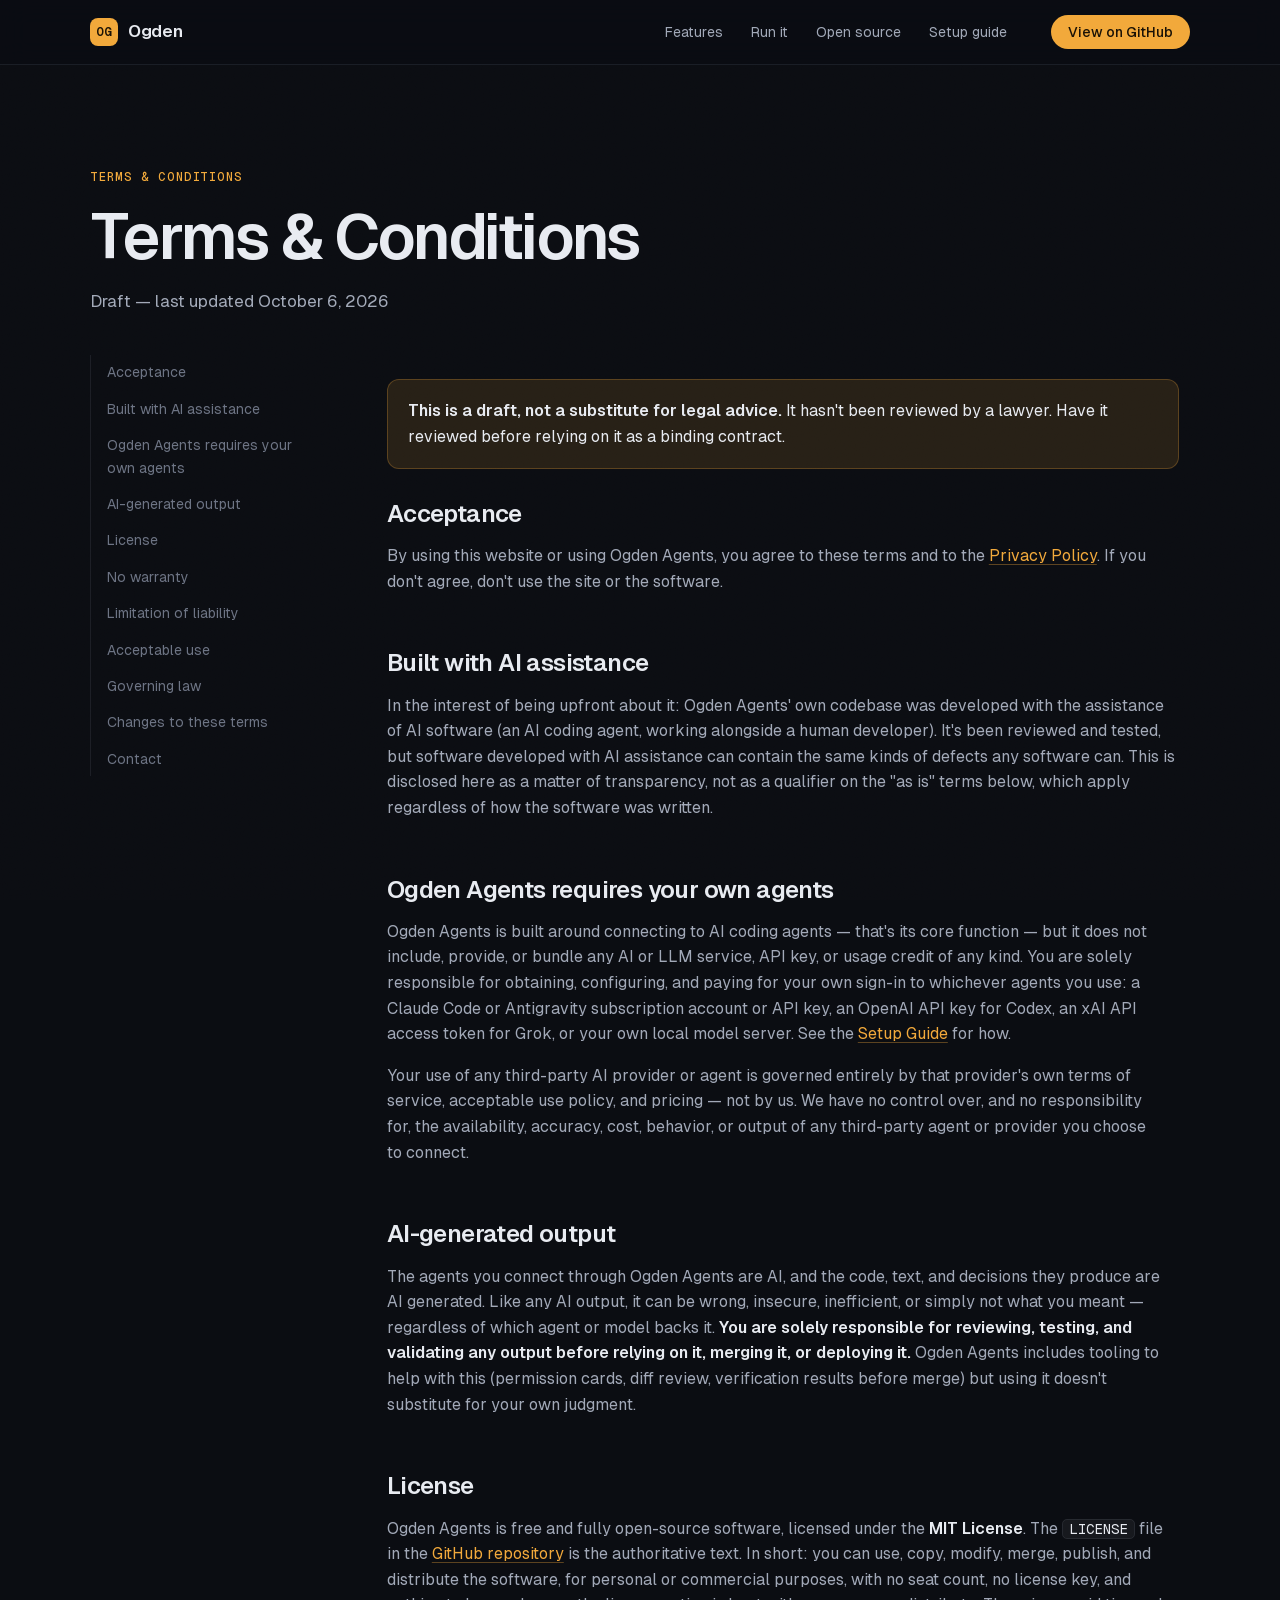
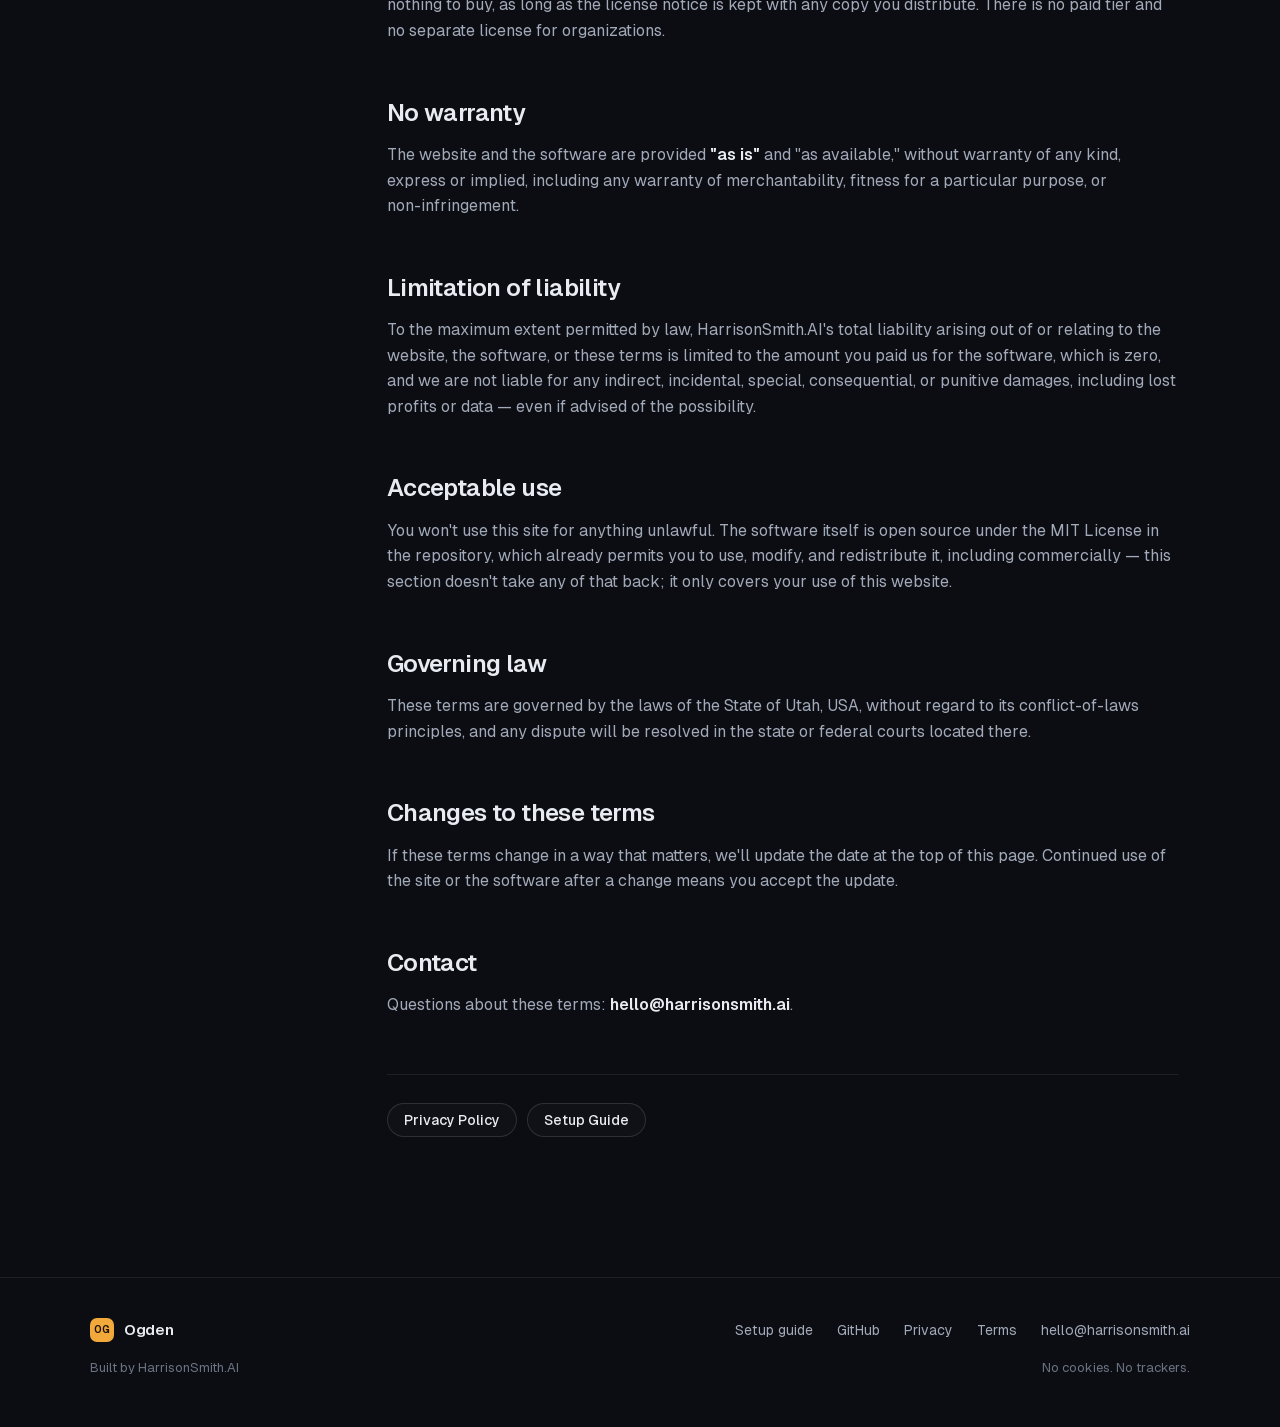
<file: terms.html>
<!doctype html>
<html lang="en">
<head>
<meta charset="utf-8">
<meta name="viewport" content="width=device-width, initial-scale=1">
<title>Ogden Agents — Terms &amp; Conditions</title>
<meta name="description" content="Terms for this website and for your use of Ogden Agents, including how it's built with AI assistance, how you connect your own agents, and its MIT license.">
<meta name="theme-color" content="#0b0d12">
<link rel="icon" href="favicon.svg" type="image/svg+xml">
<link rel="preload" href="fonts/Geist.woff2" as="font" type="font/woff2" crossorigin>
<link rel="stylesheet" href="styles.css">
<script>document.documentElement.classList.add('js')</script>
</head>
<body>
<a class="skip-link" href="#main">Skip to content</a>
<div class="grain" aria-hidden="true"></div>

<header class="site-header">
  <div class="wrap header-inner">
    <a class="wordmark" href="./" aria-label="Ogden Agents home">
      <span class="wordmark-mark">OG</span><span class="wordmark-text">Ogden</span>
    </a>
    <nav class="nav" aria-label="Primary">
      <a href="./#features">Features</a>
      <a href="./#run">Run it</a>
      <a href="./#open-source">Open source</a>
      <a href="setup.html">Setup guide</a>
    </nav>
    <div class="header-cta">
      <a class="btn btn-primary btn-small" href="https://github.com/hsmith-dev/ogden-agents" target="_blank" rel="noopener">View on GitHub</a>
    </div>
  </div>
</header>

<main id="main">

  <div class="wrap doc-header">
    <p class="eyebrow">Terms &amp; Conditions</p>
    <h1>Terms &amp; Conditions</h1>
    <p class="doc-updated">Draft — last updated October 6, 2026</p>
  </div>

  <div class="wrap doc-layout">
    <nav class="doc-toc" aria-label="On this page">
      <a href="#acceptance">Acceptance</a>
      <a href="#ai-built">Built with AI assistance</a>
      <a href="#ai-required">Ogden Agents requires your own agents</a>
      <a href="#ai-output">AI-generated output</a>
      <a href="#license">License</a>
      <a href="#warranty">No warranty</a>
      <a href="#liability">Limitation of liability</a>
      <a href="#acceptable-use">Acceptable use</a>
      <a href="#law">Governing law</a>
      <a href="#changes">Changes to these terms</a>
      <a href="#contact">Contact</a>
    </nav>

    <div class="doc-body">

    <div class="doc-callout">
      <p>
        <strong>This is a draft, not a substitute for legal advice.</strong> It hasn't been
        reviewed by a lawyer. Have it reviewed before relying on it as a binding contract.
      </p>
    </div>

    <h2 id="acceptance">Acceptance</h2>
    <p>
      By using this website or using Ogden Agents, you agree to these terms and to the
      <a href="privacy.html">Privacy Policy</a>. If you don't agree, don't use the site or the software.
    </p>

    <h2 id="ai-built">Built with AI assistance</h2>
    <p>
      In the interest of being upfront about it: Ogden Agents' own codebase was developed with the
      assistance of AI software (an AI coding agent, working alongside a human developer). It's been
      reviewed and tested, but software developed with AI assistance can contain the same kinds of
      defects any software can. This is disclosed here as a matter of transparency, not as a
      qualifier on the "as is" terms below, which apply regardless of how the software was written.
    </p>

    <h2 id="ai-required">Ogden Agents requires your own agents</h2>
    <p>
      Ogden Agents is built around connecting to AI coding agents — that's its core function — but
      it does not include, provide, or bundle any AI or LLM service, API key, or usage credit of any
      kind. You are solely responsible for obtaining, configuring, and paying for your own sign-in to
      whichever agents you use: a Claude Code or Antigravity subscription account or API key, an
      OpenAI API key for Codex, an xAI API access token for Grok, or your own local model server. See
      the <a href="setup.html#agents">Setup Guide</a> for how.
    </p>
    <p>
      Your use of any third-party AI provider or agent is governed entirely by that provider's own
      terms of service, acceptable use policy, and pricing — not by us. We have no control over, and
      no responsibility for, the availability, accuracy, cost, behavior, or output of any
      third-party agent or provider you choose to connect.
    </p>

    <h2 id="ai-output">AI-generated output</h2>
    <p>
      The agents you connect through Ogden Agents are AI, and the code, text, and decisions they
      produce are AI generated. Like any AI output, it can be wrong, insecure, inefficient, or simply
      not what you meant — regardless of which agent or model backs it. <strong>You are solely
      responsible for reviewing, testing, and validating any output before relying on it, merging
      it, or deploying it.</strong> Ogden Agents includes tooling to help with this (permission cards,
      diff review, verification results before merge) but using it doesn't substitute for your own
      judgment.
    </p>

    <h2 id="license">License</h2>
    <p>
      Ogden Agents is free and fully open-source software, licensed under the <strong>MIT
      License</strong>. The <code>LICENSE</code> file in the
      <a href="https://github.com/hsmith-dev/ogden-agents" target="_blank" rel="noopener">GitHub repository</a>
      is the authoritative text. In short: you can use, copy, modify, merge, publish, and distribute
      the software, for personal or commercial purposes, with no seat count, no license key, and
      nothing to buy, as long as the license notice is kept with any copy you distribute. There is no
      paid tier and no separate license for organizations.
    </p>

    <h2 id="warranty">No warranty</h2>
    <p>
      The website and the software are provided <strong>"as is"</strong> and "as available,"
      without warranty of any kind, express or implied, including any warranty of merchantability,
      fitness for a particular purpose, or non-infringement.
    </p>

    <h2 id="liability">Limitation of liability</h2>
    <p>
      To the maximum extent permitted by law, HarrisonSmith.AI's total liability arising out of or
      relating to the website, the software, or these terms is limited to the amount you paid us for
      the software, which is zero, and we are not liable for any indirect, incidental, special,
      consequential, or punitive damages, including lost profits or data — even if advised of the
      possibility.
    </p>

    <h2 id="acceptable-use">Acceptable use</h2>
    <p>
      You won't use this site for anything unlawful. The software itself is open source under the
      MIT License in the repository, which already permits you to use, modify, and redistribute it,
      including commercially — this section doesn't take any of that back; it only covers your use
      of this website.
    </p>

    <h2 id="law">Governing law</h2>
    <p>
      These terms are governed by the laws of the State of Utah, USA, without regard to its
      conflict-of-laws principles, and any dispute will be resolved in the state or federal courts
      located there.
    </p>

    <h2 id="changes">Changes to these terms</h2>
    <p>
      If these terms change in a way that matters, we'll update the date at the top of this page.
      Continued use of the site or the software after a change means you accept the update.
    </p>

    <h2 id="contact">Contact</h2>
    <p>
      Questions about these terms: <strong>hello@harrisonsmith.ai</strong>.
    </p>

    <div class="doc-cross-links">
      <a class="btn btn-ghost btn-small" href="privacy.html">Privacy Policy</a>
      <a class="btn btn-ghost btn-small" href="setup.html">Setup Guide</a>
    </div>
    </div>
  </div>

</main>

<footer class="site-footer">
  <div class="wrap footer-inner">
    <a class="wordmark wordmark-small" href="./">
      <span class="wordmark-mark">OG</span><span class="wordmark-text">Ogden</span>
    </a>
    <nav class="footer-links" aria-label="Footer">
      <a class="link-muted" href="setup.html">Setup guide</a>
      <a class="link-muted" href="https://github.com/hsmith-dev/ogden-agents" target="_blank" rel="noopener">GitHub</a>
      <a class="link-muted" href="privacy.html">Privacy</a>
      <a class="link-muted" href="terms.html">Terms</a>
      <a class="link-muted" href="mailto:hello@harrisonsmith.ai">hello@harrisonsmith.ai</a>
    </nav>
    <p class="footer-note"><span>Built by HarrisonSmith.AI</span><span>No cookies. No trackers.</span></p>
  </div>
</footer>

<script src="site.js" defer></script>
</body>
</html>
</file>
<file: styles.css>
/* ==========================================================================
   Ogden — marketing site
   Dark, quiet, product-first. One warm accent (amber), one cool-tinted
   neutral family, Geist + Geist Mono self-hosted from /fonts (no third-party
   requests — the privacy policy promises exactly that).
   ========================================================================== */

@font-face {
  font-family: 'Geist';
  src: url('fonts/Geist.woff2') format('woff2');
  font-weight: 100 900;
  font-display: swap;
}
@font-face {
  font-family: 'Geist Mono';
  src: url('fonts/GeistMono.woff2') format('woff2');
  font-weight: 100 900;
  font-display: swap;
}

:root {
  --bg: #0b0d12;
  --bg-raised: #11141b;
  --bg-sunken: #080a0e;
  --line: rgba(196, 208, 230, 0.09);
  --line-strong: rgba(196, 208, 230, 0.16);
  --text: #e8ebf1;
  --text-dim: #a2a9b8;
  --text-faint: #6c7383;
  --accent: #f2a93b;
  --accent-soft: rgba(242, 169, 59, 0.12);
  --accent-ink: #1a1206;
  --ok: #5fcf95;

  --font-sans: 'Geist', ui-sans-serif, system-ui, -apple-system, 'Segoe UI', sans-serif;
  --font-mono: 'Geist Mono', ui-monospace, 'SF Mono', Menlo, monospace;

  --r-sm: 6px;
  --r-md: 12px;
  --r-lg: 20px;
  --wrap: 1180px;
  --gutter: clamp(16px, 4vw, 40px);
  --ease: cubic-bezier(0.22, 1, 0.36, 1);

  --z-grain: 1;
  --z-header: 10;
  --z-skip: 20;

  color-scheme: dark;
}

*, *::before, *::after { box-sizing: border-box; }
html { scroll-behavior: smooth; -webkit-text-size-adjust: 100%; }
body {
  margin: 0;
  background: var(--bg);
  color: var(--text);
  font-family: var(--font-sans);
  font-size: 16px;
  line-height: 1.6;
  -webkit-font-smoothing: antialiased;
  overflow-x: hidden;
}
img, svg { display: block; max-width: 100%; }
a { color: inherit; }
p { text-wrap: pretty; }
h1, h2, h3, h4 { margin: 0; font-weight: 600; letter-spacing: -0.025em; line-height: 1.1; text-wrap: balance; }
code { font-family: var(--font-mono); font-size: 0.88em; }
:focus-visible { outline: 2px solid var(--accent); outline-offset: 3px; border-radius: 4px; }
::selection { background: var(--accent); color: var(--accent-ink); }

/* Fine grain so the dark ground doesn't read as flat */
.grain {
  position: fixed; inset: 0; pointer-events: none; z-index: var(--z-grain);
  opacity: 0.05; mix-blend-mode: overlay;
  background-image: url("data:image/svg+xml,%3Csvg xmlns='http://www.w3.org/2000/svg' width='160' height='160'%3E%3Cfilter id='n'%3E%3CfeTurbulence type='fractalNoise' baseFrequency='.85' numOctaves='3' stitchTiles='stitch'/%3E%3C/filter%3E%3Crect width='100%25' height='100%25' filter='url(%23n)'/%3E%3C/svg%3E");
}

.skip-link {
  position: absolute; left: 16px; top: -60px; z-index: var(--z-skip);
  background: var(--accent); color: var(--accent-ink); padding: 10px 14px;
  border-radius: var(--r-sm); font-weight: 600; text-decoration: none;
  transition: top 0.2s var(--ease);
}
.skip-link:focus { top: 12px; }

.wrap { width: 100%; max-width: var(--wrap); margin: 0 auto; padding: 0 var(--gutter); }

/* ---------- Buttons & links ---------- */
.btn {
  display: inline-flex; align-items: center; justify-content: center; gap: 8px;
  padding: 12px 20px; border-radius: 999px; border: 1px solid transparent;
  font: 500 15px/1 var(--font-sans); text-decoration: none; white-space: nowrap;
  cursor: pointer;
  transition: background-color 0.2s var(--ease), border-color 0.2s var(--ease), color 0.2s var(--ease), transform 0.2s var(--ease);
}
.btn:active { transform: translateY(1px) scale(0.99); }
.btn-primary { background: var(--accent); color: var(--accent-ink); }
.btn-primary:hover { background: #f7bb5c; }
.btn-ghost { border-color: var(--line-strong); color: var(--text); background: rgba(255,255,255,0.02); }
.btn-ghost:hover { border-color: rgba(196,208,230,0.32); background: rgba(255,255,255,0.05); }
.btn-small { padding: 9px 16px; font-size: 14px; }
.btn-block { width: 100%; }
.btn .arrow { transition: transform 0.2s var(--ease); }
.btn:hover .arrow { transform: translateX(3px); }

.link-muted { color: var(--text-dim); text-decoration: none; transition: color 0.2s var(--ease); }
.link-muted:hover { color: var(--text); }
.text-link { color: var(--accent); text-decoration: underline; text-decoration-color: rgba(242,169,59,0.35); text-underline-offset: 3px; transition: text-decoration-color 0.2s var(--ease); }
.text-link:hover { text-decoration-color: var(--accent); }

/* ---------- Header ---------- */
.site-header {
  position: sticky; top: 0; z-index: var(--z-header);
  background: rgba(11, 13, 18, 0.72);
  backdrop-filter: saturate(140%) blur(14px);
  -webkit-backdrop-filter: saturate(140%) blur(14px);
  border-bottom: 1px solid var(--line);
}
.header-inner { display: flex; align-items: center; gap: 32px; height: 64px; }
.wordmark { display: inline-flex; align-items: center; gap: 10px; text-decoration: none; font-weight: 600; font-size: 17px; letter-spacing: -0.02em; }
.wordmark-mark {
  display: grid; place-items: center; width: 28px; height: 28px; border-radius: 8px;
  background: var(--accent); color: var(--accent-ink);
  font: 700 12px/1 var(--font-mono); letter-spacing: -0.04em;
}
.wordmark-small { font-size: 15px; }
.wordmark-small .wordmark-mark { width: 24px; height: 24px; border-radius: 7px; font-size: 11px; }
.nav { display: flex; gap: 4px; margin-left: auto; }
.nav a {
  padding: 6px 12px; border-radius: 999px; font-size: 14px; color: var(--text-dim); text-decoration: none;
  transition: color 0.2s var(--ease), background-color 0.2s var(--ease);
}
.nav a:hover { color: var(--text); background: rgba(255,255,255,0.04); }
.nav a[aria-current="page"] { color: var(--text); background: rgba(255,255,255,0.06); }

/* ---------- Common type ---------- */
.eyebrow {
  margin: 0 0 16px; font: 500 12px/1.4 var(--font-mono); letter-spacing: 0.08em;
  text-transform: uppercase; color: var(--accent);
}
.section { padding: clamp(80px, 12vw, 140px) 0 clamp(88px, 13vw, 156px); }
.section + .section { border-top: 1px solid var(--line); }
.section-head { max-width: 680px; margin-bottom: clamp(40px, 6vw, 64px); }
.section-title { font-size: clamp(32px, 4.6vw, 52px); }
.section-sub { margin: 18px 0 0; color: var(--text-dim); font-size: 18px; max-width: 60ch; }

/* ---------- Hero ---------- */
.hero { position: relative; padding: clamp(72px, 11vw, 132px) 0 clamp(80px, 12vw, 140px); overflow: hidden; }
.hero::before {
  content: ""; position: absolute; inset: -20% -10% auto auto; width: 70vw; height: 70vw; max-width: 900px; max-height: 900px;
  background: radial-gradient(closest-side, rgba(242,169,59,0.14), rgba(242,169,59,0) 70%);
  pointer-events: none;
}
.hero::after {
  content: ""; position: absolute; inset: 0; pointer-events: none;
  background-image: linear-gradient(var(--line) 1px, transparent 1px), linear-gradient(90deg, var(--line) 1px, transparent 1px);
  background-size: 64px 64px;
  mask-image: radial-gradient(ellipse 80% 60% at 70% 30%, #000 10%, transparent 75%);
  -webkit-mask-image: radial-gradient(ellipse 80% 60% at 70% 30%, #000 10%, transparent 75%);
  opacity: 0.6;
}
.hero-inner { position: relative; z-index: 2; display: grid; grid-template-columns: minmax(0, 1.08fr) minmax(0, 0.92fr); gap: clamp(40px, 6vw, 80px); align-items: center; }
.hero h1 { font-size: clamp(42px, 6.6vw, 80px); letter-spacing: -0.04em; line-height: 1.02; }
.hero h1 .accent { color: var(--accent); }
.hero-sub { margin: 24px 0 0; font-size: clamp(17px, 1.6vw, 19px); color: var(--text-dim); max-width: 54ch; }
.hero-actions { display: flex; flex-wrap: wrap; gap: 12px; margin-top: 36px; }
.hero-meta { display: flex; flex-wrap: wrap; gap: 8px 20px; margin: 32px 0 0; padding: 0; list-style: none; font: 13px/1.4 var(--font-mono); color: var(--text-faint); }
.hero-meta li::before { content: "✓"; color: var(--ok); margin-right: 8px; }

/* Board mock */
.board {
  position: relative; border-radius: var(--r-lg); padding: 1px;
  background: linear-gradient(160deg, rgba(242,169,59,0.35), rgba(196,208,230,0.08) 40%, rgba(196,208,230,0.04));
  box-shadow: 0 40px 80px -30px rgba(3, 5, 10, 0.9), 0 0 0 1px rgba(0,0,0,0.4);
}
.board-inner { border-radius: calc(var(--r-lg) - 1px); background: var(--bg-raised); overflow: hidden; }
.board-bar { display: flex; align-items: center; gap: 8px; padding: 12px 16px; border-bottom: 1px solid var(--line); font: 12px/1 var(--font-mono); color: var(--text-faint); }
.board-bar .dots { display: flex; gap: 6px; margin-right: 8px; }
.board-bar .dots i { width: 9px; height: 9px; border-radius: 50%; background: rgba(196,208,230,0.14); }
.board-bar .live { margin-left: auto; color: var(--ok); display: inline-flex; align-items: center; gap: 6px; }
.board-bar .live::before { content: ""; width: 6px; height: 6px; border-radius: 50%; background: currentColor; animation: pulse 2s ease-in-out infinite; }
.board-cols { display: grid; grid-template-columns: repeat(3, 1fr); gap: 10px; padding: 14px; }
.board-col h5 { margin: 0 0 10px; font: 500 11px/1 var(--font-mono); letter-spacing: 0.06em; text-transform: uppercase; color: var(--text-faint); }
.card {
  background: var(--bg-sunken); border: 1px solid var(--line); border-radius: 8px; padding: 10px; margin-bottom: 8px;
  font-size: 12.5px; line-height: 1.35;
}
.card .who { display: flex; align-items: center; gap: 6px; margin-top: 8px; font: 11px/1 var(--font-mono); color: var(--text-faint); }
.card .who i { width: 14px; height: 14px; border-radius: 4px; background: var(--c, var(--text-faint)); opacity: 0.85; }
.card.is-active { border-color: rgba(242,169,59,0.4); box-shadow: 0 0 0 3px var(--accent-soft); }
.board-log { border-top: 1px solid var(--line); padding: 12px 16px; font: 12px/1.7 var(--font-mono); color: var(--text-faint); }
.board-log b { color: var(--text-dim); font-weight: 500; }
.board-log .ok { color: var(--ok); }

@keyframes pulse { 50% { opacity: 0.35; } }

/* ---------- Features (bento) ---------- */
.bento { display: grid; grid-template-columns: repeat(6, 1fr); gap: 14px; }
.tile {
  position: relative; grid-column: span 2; padding: 28px; border-radius: var(--r-lg);
  background: var(--bg-raised); border: 1px solid var(--line); overflow: hidden;
  transition: border-color 0.3s var(--ease);
}
.tile:hover { border-color: var(--line-strong); }
.tile::before {
  content: ""; position: absolute; inset: 0; pointer-events: none; opacity: 0; transition: opacity 0.3s var(--ease);
  background: radial-gradient(420px circle at var(--mx, 50%) var(--my, 0%), rgba(242,169,59,0.08), transparent 60%);
}
.tile:hover::before { opacity: 1; }
.tile-wide { grid-column: span 4; }
.tile-half { grid-column: span 3; }
.tile-num { font: 500 12px/1 var(--font-mono); color: var(--text-faint); }
.tile h3 { margin-top: 36px; font-size: 21px; }
.tile p { margin: 10px 0 0; color: var(--text-dim); font-size: 15px; max-width: 52ch; }
.chips { display: flex; flex-wrap: wrap; gap: 6px; margin-top: 22px; }
.chip { font: 12px/1 var(--font-mono); padding: 7px 10px; border-radius: var(--r-sm); background: rgba(255,255,255,0.04); border: 1px solid var(--line); color: var(--text-dim); }

/* ---------- Deploy split ---------- */
.split { display: grid; grid-template-columns: minmax(0, 0.9fr) minmax(0, 1.1fr); gap: clamp(40px, 6vw, 88px); align-items: start; }
.split .section-head { margin-bottom: 0; position: sticky; top: 104px; }
.mode-list { display: grid; grid-template-columns: minmax(0, 1fr); gap: 14px; }
.mode { padding: 28px; border-radius: var(--r-lg); border: 1px solid var(--line); background: var(--bg-raised); }
.mode-head { display: flex; align-items: baseline; justify-content: space-between; gap: 16px; }
.mode h3 { font-size: 22px; }
.mode .tag { font: 500 11px/1 var(--font-mono); letter-spacing: 0.06em; text-transform: uppercase; color: var(--text-faint); }
.mode p { margin: 10px 0 0; color: var(--text-dim); }
.mode pre { margin: 18px 0 0; }

.code-block, pre.code-block {
  display: block; margin: 16px 0; padding: 16px 18px; border-radius: var(--r-md);
  background: var(--bg-sunken); border: 1px solid var(--line); overflow-x: auto;
  font: 13.5px/1.7 var(--font-mono); color: var(--text); white-space: pre;
}
.code-block code { font-size: inherit; }
.code-block .cmt, .code-block .p { color: var(--text-faint); }

/* ---------- Licensing ---------- */
.license-personal {
  display: grid; grid-template-columns: 1fr auto; gap: 24px 48px; align-items: center;
  padding: clamp(28px, 4vw, 44px); border-radius: var(--r-lg);
  background: linear-gradient(135deg, rgba(95,207,149,0.07), rgba(95,207,149,0) 55%), var(--bg-raised);
  border: 1px solid rgba(95,207,149,0.22);
}
.license-personal .flag { display: inline-block; font: 500 11px/1 var(--font-mono); letter-spacing: 0.08em; text-transform: uppercase; color: var(--ok); padding: 6px 8px; border: 1px solid rgba(95,207,149,0.3); border-radius: 4px; }
.license-personal h3 { margin-top: 16px; font-size: clamp(24px, 3vw, 32px); }
.license-personal p { margin: 10px 0 0; color: var(--text-dim); max-width: 62ch; }
.license-personal .actions { display: flex; flex-direction: column; gap: 10px; align-items: stretch; min-width: 220px; }
.license-personal .actions small { color: var(--text-faint); font-size: 12.5px; text-align: center; }

.org-head { display: flex; flex-wrap: wrap; align-items: end; justify-content: space-between; gap: 16px; margin: clamp(56px, 8vw, 88px) 0 24px; }
.org-head h3 { font-size: clamp(24px, 3vw, 30px); }
.org-head p { margin: 8px 0 0; color: var(--text-dim); max-width: 60ch; }

.tiers { display: grid; grid-template-columns: repeat(3, 1fr); gap: 14px; }
.tier {
  display: flex; flex-direction: column; padding: 28px; border-radius: var(--r-lg);
  background: var(--bg-raised); border: 1px solid var(--line);
}
.tier-featured { border-color: rgba(242,169,59,0.45); box-shadow: 0 0 0 4px var(--accent-soft), 0 30px 60px -30px rgba(242,169,59,0.25); }
.tier-top { min-height: 118px; }
.tier-name { display: flex; align-items: center; justify-content: space-between; gap: 12px; }
.tier-name h4 { font-size: 18px; }
.tier-flag { font: 500 10.5px/1 var(--font-mono); letter-spacing: 0.08em; text-transform: uppercase; color: var(--accent-ink); background: var(--accent); padding: 5px 7px; border-radius: 4px; }
.tier-price { margin: 18px 0 0; font: 600 40px/1 var(--font-sans); letter-spacing: -0.035em; font-variant-numeric: tabular-nums; }
.tier-price small { font: 400 13px/1 var(--font-mono); color: var(--text-faint); letter-spacing: 0; margin-left: 6px; }
.tier-seats { margin: 10px 0 0; font: 13px/1.4 var(--font-mono); color: var(--text-dim); }
.tier ul { list-style: none; margin: 22px 0 28px; padding: 22px 0 0; border-top: 1px solid var(--line); display: grid; gap: 10px; flex: 1; align-content: start; }
.tier li { position: relative; padding-left: 22px; font-size: 14.5px; color: var(--text-dim); }
.tier li::before { content: ""; position: absolute; left: 2px; top: 0.62em; width: 10px; height: 6px; border-left: 1.5px solid var(--accent); border-bottom: 1.5px solid var(--accent); transform: translateY(-60%) rotate(-45deg); }

.terms-strip { display: grid; grid-template-columns: repeat(4, 1fr); gap: 1px; margin-top: 28px; border-radius: var(--r-lg); overflow: hidden; background: var(--line); border: 1px solid var(--line); }
.terms-strip div { background: var(--bg); padding: 22px; }
.terms-strip dt { font: 500 12px/1.3 var(--font-mono); letter-spacing: 0.04em; color: var(--text); }
.terms-strip dd { margin: 8px 0 0; font-size: 14px; color: var(--text-dim); }
.license-note { margin: 22px 0 0; font-size: 13.5px; color: var(--text-faint); max-width: 80ch; }

/* ---------- CTA ---------- */
.cta { text-align: left; }
.cta-box {
  position: relative; overflow: hidden; display: grid; grid-template-columns: 1fr auto; gap: 32px; align-items: end;
  padding: clamp(36px, 6vw, 64px); border-radius: var(--r-lg); border: 1px solid var(--line-strong);
  background: radial-gradient(600px circle at 100% 0%, rgba(242,169,59,0.14), transparent 60%), var(--bg-raised);
}
.cta-box h2 { font-size: clamp(30px, 4.4vw, 48px); max-width: 16ch; }
.cta-box p { margin: 14px 0 0; color: var(--text-dim); max-width: 50ch; }
.cta-box .hero-actions { margin-top: 0; }

/* ---------- Footer ---------- */
.site-footer { border-top: 1px solid var(--line); padding: 40px 0 48px; }
.footer-inner { display: flex; flex-wrap: wrap; align-items: center; gap: 16px 32px; font-size: 14px; }
.footer-links { display: flex; flex-wrap: wrap; gap: 8px 24px; margin-left: auto; }
.footer-note { margin: 0; width: 100%; color: var(--text-faint); font-size: 13px; display: flex; flex-wrap: wrap; gap: 8px 24px; justify-content: space-between; }

/* ---------- Doc pages (setup / legal) ---------- */
.doc-header { padding-top: clamp(56px, 9vw, 104px); padding-bottom: 40px; }
.doc-header h1 { font-size: clamp(38px, 5.6vw, 64px); letter-spacing: -0.04em; }
.doc-updated { margin: 16px 0 0; color: var(--text-dim); font-size: 17px; }
.doc-layout { display: grid; grid-template-columns: 220px minmax(0, 1fr); gap: clamp(32px, 6vw, 80px); padding-bottom: clamp(80px, 12vw, 140px); }
.doc-toc { position: sticky; top: 96px; align-self: start; display: grid; gap: 2px; border-left: 1px solid var(--line); }
.doc-toc a { padding: 6px 0 6px 16px; margin-left: -1px; border-left: 1px solid transparent; font-size: 14px; color: var(--text-faint); text-decoration: none; transition: color 0.2s var(--ease), border-color 0.2s var(--ease); }
.doc-toc a:hover { color: var(--text); }
.doc-toc a.is-current { color: var(--text); border-left-color: var(--accent); }
.doc-body { max-width: 72ch; }
.doc-body h2 { font-size: 24px; margin: 56px 0 14px; scroll-margin-top: 96px; }
.doc-body h2:first-child, .doc-body .doc-callout + h2 { margin-top: 32px; }
.doc-body p, .doc-body li { color: var(--text-dim); }
.doc-body strong { color: var(--text); font-weight: 600; }
.doc-body a:not(.btn) { color: var(--accent); text-underline-offset: 3px; text-decoration-color: rgba(242,169,59,0.35); }
.doc-body a:not(.btn):hover { text-decoration-color: var(--accent); }
.doc-body :not(pre):not(.code-block) > code { background: rgba(255,255,255,0.05); border: 1px solid var(--line); padding: 1px 6px; border-radius: 5px; color: var(--text); overflow-wrap: anywhere; }
.doc-callout { margin: 24px 0; padding: 18px 20px; border-radius: var(--r-md); background: var(--accent-soft); border: 1px solid rgba(242,169,59,0.25); }
.doc-callout p { margin: 0; color: var(--text); }
.doc-cross-links { display: flex; flex-wrap: wrap; gap: 10px; margin-top: 56px; padding-top: 28px; border-top: 1px solid var(--line); }

.steps { display: grid; gap: 0; counter-reset: step; }
.step { display: grid; grid-template-columns: 40px minmax(0, 1fr); gap: 20px; padding: 36px 0; border-top: 1px solid var(--line); scroll-margin-top: 88px; }
.step:first-child { border-top: 0; padding-top: 8px; }
.step-index { display: grid; place-items: center; width: 32px; height: 32px; border-radius: 8px; background: var(--bg-raised); border: 1px solid var(--line-strong); font: 500 13px/1 var(--font-mono); color: var(--accent); }
.step h3 { font-size: 21px; margin-bottom: 8px; padding-top: 4px; }
.step p { margin: 10px 0; }

/* 404 */
.notfound { min-height: calc(100dvh - 64px - 140px); display: grid; place-items: center; text-align: center; padding: 80px 0; }
.notfound h1 { font-size: clamp(40px, 6vw, 64px); }
.notfound .hero-actions { justify-content: center; }
.notfound p { color: var(--text-dim); margin: 16px auto 28px; max-width: 42ch; }

/* ---------- Reveal ---------- */
.js [data-reveal] { opacity: 0; transform: translateY(14px); transition: opacity 0.7s var(--ease), transform 0.7s var(--ease); transition-delay: calc(var(--i, 0) * 70ms); }
.js [data-reveal].is-visible { opacity: 1; transform: none; }
@media (prefers-reduced-motion: reduce) {
  html { scroll-behavior: auto; }
  .js [data-reveal] { opacity: 1; transform: none; transition: none; }
  *, *::before, *::after { animation: none !important; }
}

/* ---------- Responsive ---------- */
@media (max-width: 980px) {
  .hero-inner, .split { grid-template-columns: minmax(0, 1fr); }
  .split .section-head { position: static; }
  .bento { grid-template-columns: repeat(2, 1fr); }
  .tile, .tile-half { grid-column: span 1; }
  .tile-wide { grid-column: span 2; }
  .tiers { grid-template-columns: 1fr; }
  .tier-top { min-height: 0; }
  .terms-strip { grid-template-columns: repeat(2, 1fr); }
  .doc-layout { grid-template-columns: minmax(0, 1fr); }
  .doc-toc { position: static; grid-template-columns: repeat(2, 1fr); border-left: 0; gap: 0 16px; }
  .doc-toc a { padding-left: 0; border-left: 0; }
}
@media (max-width: 720px) {
  .nav { display: none; }
  .header-cta { margin-left: auto; }
  .bento { grid-template-columns: minmax(0, 1fr); }
  .tile, .tile-wide, .tile-half { grid-column: span 1; }
  .board-cols { grid-template-columns: 1fr 1fr; }
  .board-col:nth-child(3) { display: none; }
  .license-personal, .cta-box { grid-template-columns: 1fr; }
  .license-personal .actions { min-width: 0; }
  .terms-strip { grid-template-columns: 1fr; }
  .footer-links { margin-left: 0; width: 100%; }
}
</file>
